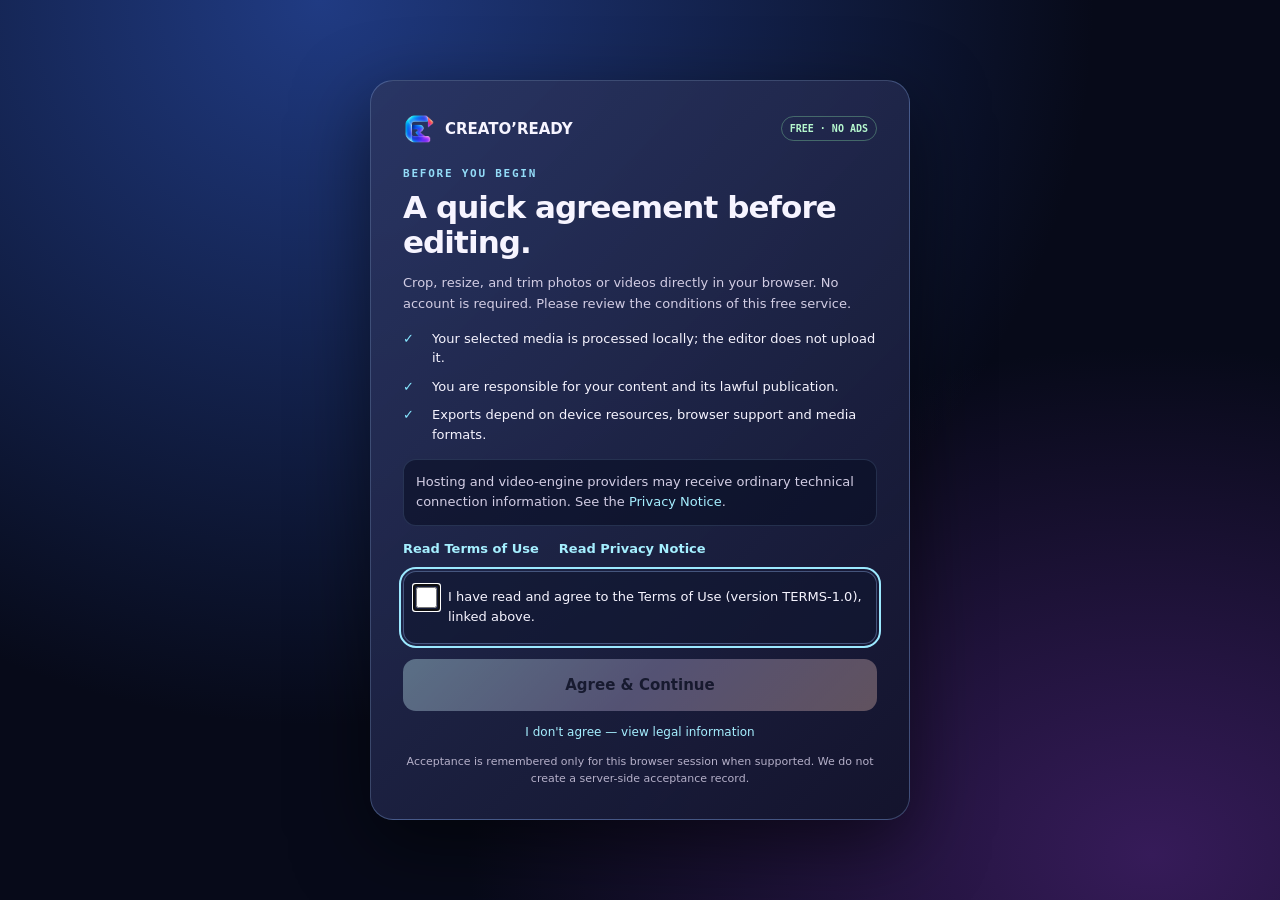
<file: index.html>
<!doctype html>
<html lang="en">
<head>
<script>if(location.hostname==='kelbrictech.github.io'){location.replace('https://creatoready.kelbrictech.workers.dev/');}</script>
<meta charset="utf-8">
<meta name="viewport" content="width=device-width, initial-scale=1">
<meta name="theme-color" content="#10142c">
<meta name="description" content="Resize photos and short videos privately in your browser.">
<meta name="mobile-web-app-capable" content="yes">
<meta name="apple-mobile-web-app-capable" content="yes">
<meta name="apple-mobile-web-app-status-bar-style" content="black-translucent">
<title>Creato’Ready — Private media resizing</title>
<link rel="manifest" href="./manifest.webmanifest">
<link rel="icon" href="./icons/icon-192.png" sizes="192x192">
<link rel="apple-touch-icon" href="./icons/icon-192.png">
<!-- No remote fonts, analytics, ads, or tracking scripts. -->
<style>
  * { box-sizing: border-box; }
  html, body {
    margin: 0; padding: 0;
    background: #05050a;
    font-family: system-ui, -apple-system, 'Segoe UI', sans-serif;
    display: flex; align-items: center; justify-content: center;
    min-height: 100vh;
  }
  a { color: #ffb98a; text-decoration: none; }
  .mono { font-family: ui-monospace, 'Consolas', monospace; }

  .phone {
    width: 390px; height: 844px;
    position: relative;
    overflow: hidden;
    color: #f7f3ec;
    font-size: 15px;
    border-radius: 40px;
    box-shadow: 0 40px 80px rgba(0,0,0,0.6), 0 0 0 10px #0a0a12, 0 0 0 11px #2a2a38;
  }

  .bg {
    position: absolute; inset: 0;
    background-image: url('assets/embedded-1.webp');
    background-size: cover;
    background-position: center;
  }

  /* brandmark watermark: oversized, sitting beneath the glass so panels
     appear to refract/reveal it, rather than a small logo bolted on top */
  .brand-watermark {
    position: absolute;
    bottom: -90px;
    right: -100px;
    width: 320px;
    height: 320px;
    background-image: url('assets/embedded-2.webp');
    background-size: contain;
    background-repeat: no-repeat;
    background-position: center;
    opacity: 0.9;
    filter: saturate(1.15) drop-shadow(0 0 30px rgba(0,0,0,0.5));
    pointer-events: none;
    z-index: 0;
    transform: rotate(-8deg);
  }

  /* shared glass recipe: layered blur, thin bright top edge, dark bottom edge,
     inner glow + outer drop shadow for real thickness/depth */
  .glass {
    position: relative;
    z-index: 1;
    background: linear-gradient(180deg, rgba(255,255,255,0.14) 0%, rgba(255,255,255,0.05) 100%);
    backdrop-filter: blur(20px) saturate(160%);
    -webkit-backdrop-filter: blur(20px) saturate(160%);
    border-radius: 20px;
    border-top: 1px solid rgba(255,255,255,0.55);
    border-left: 1px solid rgba(255,255,255,0.25);
    border-right: 1px solid rgba(255,255,255,0.08);
    border-bottom: 1px solid rgba(0,0,0,0.25);
    box-shadow:
      0 1px 0 rgba(255,255,255,0.4) inset,
      0 -1px 12px rgba(0,0,0,0.15) inset,
      0 18px 40px rgba(0,0,0,0.35),
      0 2px 6px rgba(0,0,0,0.25);
  }
  .glass-dim {
    position: relative;
    z-index: 1;
    background: linear-gradient(180deg, rgba(255,255,255,0.07) 0%, rgba(255,255,255,0.02) 100%);
    backdrop-filter: blur(14px) saturate(120%);
    -webkit-backdrop-filter: blur(14px) saturate(120%);
    border-radius: 16px;
    border-top: 1px solid rgba(255,255,255,0.22);
    border-left: 1px solid rgba(255,255,255,0.1);
    border-right: 1px solid rgba(255,255,255,0.04);
    border-bottom: 1px solid rgba(0,0,0,0.2);
    box-shadow: 0 8px 20px rgba(0,0,0,0.25);
  }
  /* faint specular streak across the top of a glass panel */
  .glass::before {
    content: "";
    position: absolute; top: 0; left: 10%; right: 10%; height: 1px;
    background: linear-gradient(90deg, transparent, rgba(255,255,255,0.9), transparent);
    border-radius: 100%;
  }

  .credit {
    margin-top: 18px;
    text-align: center;
    font-size: 11px;
    color: #6b6455;
  }

  /* toggle switch for Auto-detect */
  .toggle {
    width: 30px; height: 17px;
    border-radius: 100px;
    background: rgba(255,255,255,0.12);
    border: 1px solid rgba(255,255,255,0.18);
    position: relative;
    flex-shrink: 0;
  }
  .toggle::after {
    content: "";
    position: absolute; top: 2px; left: 2px;
    width: 11px; height: 11px;
    border-radius: 50%;
    background: #cfc9be;
  }
  .toggle.on {
    background: linear-gradient(135deg, #ff9a5c, #ff5a8c);
    border-color: rgba(255,255,255,0.3);
  }
  .toggle.on::after {
    left: auto; right: 2px;
    background: #fff;
  }
  /* Progressive flow: one task and one dominant action per screen. */
  button, input { font: inherit; }
  button { border: 0; }
  .app-shell { position: relative; z-index: 2; height: 100%; padding: 32px 18px 22px; }
  .topbar { height: 52px; padding: 0 14px; display: flex; align-items: center; justify-content: space-between; }
  .brand { display: flex; align-items: center; gap: 9px; min-width: 0; }
  .brand-icon { width: 30px; height: 30px; object-fit: contain; filter: drop-shadow(0 6px 10px rgba(92,139,255,.35)); }
  .brand-wordmark { width: 137px; height: auto; object-fit: contain; display: block; }
  .private { display: flex; align-items: center; gap: 6px; color: #96f4bf; font-size: 11px; }
  .progress { margin: 16px 4px 18px; display: grid; grid-template-columns: repeat(3,1fr); gap: 8px; }
  .progress i { height: 3px; border-radius: 99px; background: rgba(255,255,255,.14); transition: .25s ease; }
  .progress i.done, .progress i.active { background: linear-gradient(90deg,#57e5ff,#9a6bff); box-shadow: 0 0 12px rgba(101,163,255,.5); }
  .stage { display: none; height: 704px; animation: enter .28s ease both; }
  .stage.active { display: flex; flex-direction: column; }
  @keyframes enter { from { opacity:0; transform: translateY(8px); } }
  .eyebrow { margin: 8px 2px 7px; color: #8e88a4; font-size: 11px; letter-spacing: .13em; }
  h1 { margin: 0 2px; font-size: 28px; line-height: 1.15; letter-spacing: -.04em; }
  .lede { margin: 10px 2px 22px; max-width: 315px; color: #b8b3c7; font-size: 14px; line-height: 1.55; }
  .upload-zone { min-height: 386px; padding: 28px; display: flex; flex-direction: column; align-items: center; justify-content: center; text-align: center; cursor: pointer; border: 1px dashed rgba(117,220,255,.48); transition: .2s ease; }
  .upload-zone:hover, .upload-zone:focus-within, .upload-zone.drag-over { transform:translateY(-2px);border-color:#79e4ff;background:linear-gradient(180deg,rgba(100,183,255,.2),rgba(127,91,255,.12)); }
  .upload-hint { margin:12px 4px 0; text-align:center; font-size:11px; line-height:1.5; color:#b4b1c9; }
  .drop-overlay[hidden] { display:none!important; }
  .drop-overlay { position:fixed; inset:0; z-index:850; display:grid; place-items:center; pointer-events:none; background:rgba(5,9,30,.65); backdrop-filter:blur(8px); }
  .drop-overlay-card { display:grid; justify-items:center; gap:12px; width:min(360px,calc(100% - 28px)); border:2px dashed #8ceaff; border-radius:24px; padding:45px 22px; text-align:center; color:#fff; background:linear-gradient(145deg,rgba(36,76,137,.95),rgba(45,28,95,.96)); box-shadow:0 24px 75px rgba(0,0,0,.5),0 0 32px rgba(99,219,255,.15); }
  .drop-overlay-icon { display:grid;place-items:center;width:64px;height:64px;border-radius:18px;background:rgba(114,235,255,.16);font-size:38px;line-height:1;color:#a6efff; }
  .drop-overlay-card strong { font-size:24px; }
  .drop-overlay-card small { font-size:13px; color:#c8d2eb; }
  .feedback.error { color:#ffe5df; background:rgba(90,23,42,.93); border-color:rgba(255,141,133,.54); }
  @media(max-width:430px) {.upload-hint { display:none; }}
  .upload-orb { width: 72px; height: 72px; border-radius: 23px; display:grid; place-items:center; margin-bottom: 22px; background: linear-gradient(145deg,rgba(99,225,255,.28),rgba(138,91,255,.25)); border:1px solid rgba(255,255,255,.34); box-shadow: inset 0 1px 0 rgba(255,255,255,.45),0 16px 35px rgba(22,10,70,.45); }
  .upload-title { font-size: 18px; font-weight: 700; }
  .upload-note { margin-top:8px; color:#aaa4b9; font-size:13px; line-height:1.5; }
  .primary { width:100%; min-height:54px; margin-top:auto; border-radius:17px; color:#11142a; font-weight:700; font-size:15px; background:linear-gradient(135deg,#69e8ff 0%,#b18aff 52%,#ff937b 100%); box-shadow:0 14px 30px rgba(102,99,255,.34),inset 0 1px 0 rgba(255,255,255,.78); cursor:pointer; transition:.2s ease; }
  .primary:hover { transform:translateY(-2px); box-shadow:0 18px 36px rgba(102,99,255,.46),inset 0 1px 0 rgba(255,255,255,.8); }
  .primary:focus-visible, .choice:focus-visible, summary:focus-visible, .text-action:focus-visible { outline:3px solid rgba(111,228,255,.85); outline-offset:3px; }
  .primary[disabled] { opacity:.42; cursor:not-allowed; transform:none; box-shadow:none; }
  .preview { height:294px; padding:13px; overflow:hidden; display:grid; place-items:center; }
  .preview-frame { height:268px; aspect-ratio:9/16; max-width:100%; border-radius:13px; overflow:hidden; background:linear-gradient(155deg,#282655,#813c84,#df765e); box-shadow:0 16px 36px rgba(0,0,0,.45); transition:.25s ease; }
  .preview-frame img,.preview-frame video { width:100%; height:100%; object-fit:cover; display:block; }
  .section-label { margin:18px 2px 10px; color:#b7b2c5; font-size:12px; font-weight:600; }
  .choices { display:grid; grid-template-columns:repeat(3,1fr); gap:9px; }
  .choice { min-height:64px; padding:9px 6px; border-radius:15px; color:#c8c4d2; background:rgba(255,255,255,.055); border:1px solid rgba(255,255,255,.1); cursor:pointer; }
  .choice strong { display:block; margin-bottom:4px; color:#f7f4ff; font-size:15px; }
  .choice.selected { color:#d7f8ff; border-color:rgba(107,226,255,.78); background:linear-gradient(145deg,rgba(87,219,255,.2),rgba(132,89,255,.17)); box-shadow:inset 0 1px 0 rgba(255,255,255,.28),0 9px 22px rgba(35,19,91,.3); }
  details { margin-top:13px; }
  summary { width:max-content; color:#aba5ba; font-size:13px; cursor:pointer; list-style:none; padding:7px 2px; }
  summary::-webkit-details-marker { display:none; }
  summary::before { content:'+ '; color:#71e0f9; }
  details[open] summary::before { content:'− '; }
  .advanced { margin-top:7px; padding:13px; display:grid; gap:10px; }
  .advanced-row { display:flex; align-items:center; justify-content:space-between; gap:12px; color:#bcb7ca; font-size:12px; }
  input[type=range] { width:170px; accent-color:#8c78ff; }
  .review { padding:18px; display:flex; align-items:center; gap:14px; }
  .thumb { width:68px; height:104px; border-radius:11px; overflow:hidden; background:linear-gradient(155deg,#282655,#813c84,#df765e); flex:none; }
  .thumb img,.thumb video { width:100%; height:100%; object-fit:cover; }
  .review-copy { min-width:0; }
  .file-name { font-weight:700; white-space:nowrap; overflow:hidden; text-overflow:ellipsis; }
  .file-meta { margin-top:7px; color:#aaa4ba; font-size:12px; }
  .ready-card { margin-top:16px; padding:22px; text-align:center; }
  .ready-mark { width:54px; height:54px; margin:0 auto 14px; display:grid; place-items:center; border-radius:18px; color:#10142c; background:linear-gradient(135deg,#62eaff,#ab83ff,#ff8a72); box-shadow:0 10px 28px rgba(106,91,255,.4); }
  .ready-card h2 { margin:0; font-size:22px; }
  .ready-card p { margin:9px auto 0; max-width:260px; color:#afa9bc; font-size:13px; line-height:1.55; }
  .specs { margin-top:16px; display:grid; grid-template-columns:repeat(3,1fr); gap:8px; }
  .spec { padding:13px 4px; text-align:center; }
  .spec strong { display:block; color:#f4f1fb; font-size:13px; }
  .spec span { color:#90899f; font-size:10px; }
  .text-action { align-self:center; margin:13px 0 0; padding:8px; color:#aaa4b9; font-size:12px; background:none; text-decoration:underline; text-underline-offset:3px; cursor:pointer; }
  .status { min-height:20px; margin:10px 0 0; text-align:center; color:#9af2c1; font-size:12px; }
  .credit { color:#817a90; }
  @media (max-width:430px) { html,body { background:#070814; } .phone { width:100vw; height:100dvh; min-height:740px; border-radius:0; box-shadow:none; } .app-shell{padding-top:max(20px,env(safe-area-inset-top));} .stage{height:calc(100dvh - 126px);} .credit{display:none;} }
</style>

<style>
  .progress { grid-template-columns: repeat(4,1fr); }
  .stage { height: 704px; }
  .destination-list { display:grid; gap:9px; max-height:310px; overflow-y:auto; padding-right:3px; scrollbar-width:thin; }
  .preset-filters { display:grid; gap:7px; margin:7px 0 9px; }
  .preset-filters label { color:#c3bdd4; font-size:11px; font-weight:700; }
  .preset-filters select,.preset-filters input { width:100%; min-height:40px; padding:9px 11px; border-radius:12px; border:1px solid rgba(255,255,255,.2); background:#19172b; color:#f7f4ff; font:inherit; font-size:13px; }
  .preset-filters :is(select,input):focus-visible,.destination:focus-visible { outline:2px solid #74e6ff; outline-offset:2px; }
  .preset-count,.preset-detail { color:#c1b9d2; font-size:11px; line-height:1.45; margin:6px 2px; }
  .preset-detail { color:#bdeefa; min-height:17px; }
  .stage[data-stage="2"] { overflow-y:auto; overscroll-behavior:contain; padding-bottom:8px; scrollbar-width:thin; }
  .stage[data-stage="2"] .lede { margin-bottom:7px; }
  .stage[data-stage="2"] .review { padding:10px; margin-top:9px!important; flex-shrink:0; }
  .stage[data-stage="2"] .review .thumb { height:60px; width:50px; }
  .stage[data-stage="2"] #previewBtn { position:sticky; bottom:0; z-index:4; flex-shrink:0; margin-top:10px; }
  .preset-empty { padding:18px 8px; text-align:center; color:#c1b9d2; font-size:12px; }
  .destination { width:100%; min-height:72px; padding:13px 15px; display:grid; grid-template-columns:44px 1fr auto; align-items:center; gap:12px; text-align:left; color:#d6d2df; background:rgba(255,255,255,.055); border:1px solid rgba(255,255,255,.1); border-radius:17px; cursor:pointer; }
  .destination .ratio-icon { width:36px; height:46px; display:grid; place-items:center; border:1.5px solid #827a98; border-radius:7px; color:#a7a1b5; font:600 10px 'Consolas',ui-monospace,monospace; }
  .destination strong { display:block; color:#f7f4ff; font-size:15px; }
  .destination small { display:block; margin-top:4px; color:#9e98ad; font-size:12px; }
  .destination .radio { width:18px; height:18px; border:1px solid #79728c; border-radius:50%; }
  .destination.selected { border-color:rgba(105,229,255,.72); background:linear-gradient(145deg,rgba(86,218,255,.19),rgba(135,90,255,.16)); box-shadow:inset 0 1px 0 rgba(255,255,255,.25),0 12px 26px rgba(23,13,69,.3); }
  .destination.selected .ratio-icon { border-color:#71e3fb; color:#c5f9ff; box-shadow:0 0 14px rgba(82,218,255,.28); }
  .destination.selected .radio { border:5px solid #70e2fb; }
  .frame-stage { display:grid; place-items:center; min-height:390px; padding:16px; overflow:hidden; touch-action:none; cursor:grab; }
  .frame-stage.dragging { cursor:grabbing; }
  .crop-window { position:relative; height:358px; max-width:100%; overflow:hidden; border-radius:16px; background:#0c0b16; box-shadow:0 18px 40px rgba(0,0,0,.48); }
  .crop-window::after { content:''; position:absolute; inset:0; pointer-events:none; border:1px solid rgba(255,255,255,.5); border-radius:inherit; box-shadow:inset 0 0 0 1px rgba(0,0,0,.25); }
  .crop-window img,.crop-window video { width:100%; height:100%; object-fit:cover; display:block; transform:translate(var(--x,0px),var(--y,0px)) scale(var(--zoom,1)); transform-origin:center; user-select:none; pointer-events:none; }
  .drag-hint { position:absolute; left:50%; bottom:14px; transform:translateX(-50%); z-index:2; padding:7px 11px; border-radius:99px; color:#fff; background:rgba(8,8,19,.66); backdrop-filter:blur(9px); font-size:11px; white-space:nowrap; }
  .zoom-row { margin-top:13px; display:flex; align-items:center; justify-content:center; gap:14px; color:#a9a3b7; font-size:12px; }
  .zoom-button { width:38px; height:38px; border-radius:12px; color:#eeeaff; background:rgba(255,255,255,.08); border:1px solid rgba(255,255,255,.12); font-size:20px; cursor:pointer; }
  .conditional { margin-top:13px; padding:13px 15px; display:none; align-items:center; justify-content:space-between; color:#ffd0c1; font-size:12px; }
  .conditional.show { display:flex; }
  .conditional strong { display:block; color:#fff; margin-bottom:3px; }
  .prototype-note { margin-top:12px; padding:12px 14px; border-radius:13px; color:#aca6bb; background:rgba(255,255,255,.045); font-size:12px; line-height:1.45; }
  .settings-panel { margin-top:8px; padding:13px 15px; color:#b8b2c5; font-size:12px; line-height:1.7; }
  .stage-heading { display:flex; align-items:center; gap:10px; margin:7px 0 6px; }
  .stage-heading h1 { margin:0; }
  .back-control { width:38px; height:38px; flex:none; border-radius:12px; display:grid; place-items:center; color:#d8d3e2; background:rgba(255,255,255,.065); border:1px solid rgba(255,255,255,.12); cursor:pointer; }
  .feedback { position:absolute; z-index:20; top:110px; left:50%; transform:translate(-50%,-8px); min-width:210px; max-width:330px; padding:10px 14px; border-radius:99px; text-align:center; color:#dffff0; background:rgba(19,54,50,.9); border:1px solid rgba(121,244,187,.38); box-shadow:0 12px 28px rgba(0,0,0,.34); font-size:12px; opacity:0; pointer-events:none; transition:.22s ease; }
  .feedback.show { opacity:1; transform:translate(-50%,0); }
  #processingPanel { display:none; height:100%; flex-direction:column; justify-content:center; text-align:center; }
  .stage.processing > :not(#processingPanel) { display:none; }
  .stage.processing #processingPanel { display:flex; }
  .processing-orb { width:76px; height:76px; margin:0 auto 22px; border-radius:25px; display:grid; place-items:center; background:linear-gradient(145deg,rgba(86,227,255,.27),rgba(146,89,255,.3)); border:1px solid rgba(255,255,255,.28); box-shadow:0 18px 40px rgba(70,55,180,.34); }
  .processing-orb .loading-icon { animation:spin 1.4s linear infinite; }
  .processing-orb .success-icon,.processing-orb .error-icon { display:none; }
  .stage.processing.is-complete .processing-orb .loading-icon,.stage.processing.is-error .processing-orb .loading-icon { display:none; }
  .stage.processing.is-complete .processing-orb .success-icon { display:block; }
  .stage.processing.is-error .processing-orb .error-icon { display:block; }
  @keyframes spin { to { transform:rotate(360deg); } }
  .processing-track { height:12px; margin:28px 0 12px; overflow:hidden; border-radius:99px; background:rgba(255,255,255,.1); border:1px solid rgba(255,255,255,.1); }
  .processing-fill { width:0; height:100%; border-radius:inherit; background:linear-gradient(90deg,#62eaff,#a981ff,#ff8f78); box-shadow:0 0 18px rgba(119,132,255,.65); transition:width .28s ease; }
  .processing-meta { display:flex; justify-content:space-between; color:#aaa4b8; font-size:12px; }
  .processing-meta strong { color:#f5f1ff; }
  .complete-action { display:none; }
  .stage.processing #processingPanel { justify-content:flex-start; overflow-y:auto; min-height:0; padding:12px 1px 26px; scrollbar-width:thin; }
  .stage.processing .processing-orb { flex-shrink:0; margin-bottom:15px; }
  .stage.processing #processingPanel .primary { margin-top:11px; flex-shrink:0; }
  .stage.processing .processing-track { margin-top:20px; }
  .stage.processing .result-preview { flex-shrink:1; max-height:260px; margin-top:14px; }
  .stage.processing .result-preview img,.stage.processing .result-preview video { max-height:258px; }
  .next-edit-action { display:none; width:100%; min-height:48px; flex-shrink:0; margin-top:9px; padding:10px 14px; border-radius:14px; background:rgba(109,232,255,.12); border:1px solid rgba(111,232,255,.45); color:#e5faff; font-weight:700; cursor:pointer; }
  .next-edit-action:focus-visible { outline:3px solid #96ebff; outline-offset:2px; }
  .stage.processing .next-edit-action.primary { background:linear-gradient(135deg,#69e8ff,#b18aff,#ff937b); color:#11142a; }
  .stage.processing #processingDone.text-action { align-self:center; width:auto; min-height:32px; margin:7px auto 0; padding:7px; background:none; color:#b7eaff; border:none; box-shadow:none; font-size:12px; }
  @media(max-width:430px){.stage.processing .result-preview{max-height:205px}.stage.processing .result-preview img,.stage.processing .result-preview video{max-height:203px}}
  .result-preview { display:none; width:100%; max-height:300px; margin:18px auto 4px; overflow:hidden; border-radius:18px; background:#090914; border:1px solid rgba(255,255,255,.14); }
  .result-preview img,.result-preview video { display:block; width:100%; max-height:300px; object-fit:contain; }
  .processing-error { display:none; margin-top:18px; padding:14px; border-radius:14px; color:#ffd5cc; background:rgba(128,36,45,.28); border:1px solid rgba(255,132,112,.32); font-size:12px; line-height:1.45; }
  .processing-error.show { display:block; }
  @media (max-width:430px) { .stage{height:calc(100dvh - 126px);} .crop-window{height:min(358px,43vh);} }
  .stage[data-stage="3"] { overflow-y:auto; overscroll-behavior:contain; scrollbar-width:thin; padding-bottom:10px; }
  .stage[data-stage="3"] .frame-stage { flex-shrink:0; min-height:0; }
  .stage[data-stage="3"] .primary { margin-top:18px; flex-shrink:0; }
  .trim-panel { display:none; flex-shrink:0; margin-top:14px; padding:13px 14px; }
  .trim-panel.show { display:block; }
  .trim-head { display:flex; justify-content:space-between; gap:8px; align-items:center; margin-bottom:10px; font-size:13px; }
  .trim-head strong { color:#f7f4ff; }
  .trim-head span { color:#b7b0cb; font:11px 'Consolas',ui-monospace,monospace; }
  .trim-fields { display:grid; grid-template-columns:1fr 1fr; gap:10px; }
  .trim-fields label { min-width:0; display:block; color:#c8c2d8; font-size:11px; }
  .trim-fields input { display:block; margin-top:6px; width:100%; border:1px solid rgba(120,203,255,.42); border-radius:10px; padding:10px 12px; color:#fff; background:rgba(5,9,26,.72); font:600 15px 'Consolas',ui-monospace,monospace; }
  .trim-fields input:focus-visible { outline:2px solid #7be9ff; outline-offset:2px; }
  .trim-help { margin:9px 0 0; color:#a9a2bd; font-size:11px; line-height:1.45; }
  .trim-error { margin:9px 0 0; color:#ffbdb6; font-size:12px; }
  .trim-error[hidden] { display:none; }
  .watermark-panel{flex-shrink:0;margin-top:12px;padding:13px 14px}
  .watermark-head{display:flex;align-items:center;justify-content:space-between;gap:10px;color:#f7f4ff;font-size:13px;font-weight:700}
  .watermark-toggle{display:flex;align-items:center;gap:9px;color:#d9d4e4;font-size:12px}
  .watermark-toggle input{width:17px;height:17px;accent-color:#8c78ff}
  .watermark-fields{display:grid;grid-template-columns:1fr 1fr;gap:9px;margin-top:11px}
  .watermark-fields label{display:grid;gap:6px;min-width:0;color:#c8c2d8;font-size:11px}
  .watermark-fields input[type=text],.watermark-fields select{width:100%;min-width:0;min-height:38px;padding:8px 10px;border:1px solid rgba(120,203,255,.35);border-radius:10px;color:#fff;background:#171529;font:inherit;font-size:12px}
  .watermark-opacity{grid-column:1/-1;display:flex!important;align-items:center;gap:10px!important}
  .watermark-opacity input{width:100%;accent-color:#8c78ff}
  .watermark-opacity output{min-width:34px;text-align:right;color:#e6e0f4;font:11px ui-monospace,monospace}
  .watermark-help{margin:9px 0 0;color:#a9a2bd;font-size:10px;line-height:1.4}
  #watermarkOptions:disabled{opacity:.45}
  .crop-watermark{position:absolute;z-index:4;max-width:90%;color:#fff;font-weight:800;font-size:clamp(12px,4vw,22px);line-height:1.1;letter-spacing:.02em;white-space:nowrap;overflow:hidden;text-overflow:ellipsis;pointer-events:none;text-shadow:-1px -1px 0 rgba(0,0,0,.85),1px -1px 0 rgba(0,0,0,.85),-1px 1px 0 rgba(0,0,0,.85),1px 1px 0 rgba(0,0,0,.85),0 2px 9px rgba(0,0,0,.8)}
  .crop-watermark[data-position="bottom-right"]{right:4.5%;bottom:4.5%}
  .crop-watermark[data-position="bottom-left"]{left:4.5%;bottom:4.5%}
  .crop-watermark[data-position="top-right"]{right:4.5%;top:4.5%}
  .crop-watermark[data-position="top-left"]{left:4.5%;top:4.5%}
  .crop-watermark[data-position="center"]{left:50%;top:50%;transform:translate(-50%,-50%)}

.agreement-gate{position:fixed;inset:0;z-index:1000;display:flex;align-items:center;justify-content:center;overflow:auto;padding:16px;background:radial-gradient(ellipse at 25% 0%,#203b83 0%,transparent 57%),radial-gradient(ellipse at 90% 95%,#361b59 0%,transparent 42%),#070a19;color:#f6f4ff;font-family:system-ui,-apple-system,'Segoe UI',sans-serif}
.agreement-gate[hidden]{display:none!important}
.agreement-card{width:min(100%,540px);margin:auto;padding:clamp(20px,5vw,32px);border-radius:23px;border:1px solid rgba(151,194,255,.29);background:linear-gradient(135deg,rgba(43,54,99,.9),rgba(19,20,44,.97));box-shadow:0 25px 75px #0008}
.agreement-brand{display:flex;align-items:center;gap:10px;font-size:15px;font-weight:800}
.agreement-pill{margin-left:auto;color:#b5f7ce;font:700 10px ui-monospace,monospace;white-space:nowrap;border:1px solid #8de9a757;padding:6px 8px;border-radius:30px}
.agreement-eyebrow{margin-top:22px;color:#93dcf8;font:700 11px ui-monospace,monospace;letter-spacing:.16em}
.agreement-card h1{font-size:clamp(25px,5vw,31px);line-height:1.14;margin:10px 0;letter-spacing:-.03em}
.agreement-card p{font-size:13px;line-height:1.55;color:#d2cde4}
.agreement-points{list-style:none;padding:0;display:grid;gap:9px;margin:15px 0}
.agreement-points li{font-size:13px;line-height:1.5;padding-left:29px;position:relative}
.agreement-points li:before{content:'✓';position:absolute;left:0;top:0;color:#86e6ff}
.agreement-disclosure{padding:12px;border:1px solid #7b9ece34;border-radius:13px;background:#080e2390}
.agreement-card a{color:#a5efff;text-underline-offset:3px}
.agreement-links{display:flex;flex-wrap:wrap;gap:10px 20px;margin:15px 0;font-size:13px;font-weight:600}
.agreement-check{display:flex;align-items:flex-start;gap:11px;padding:15px 12px;border:1px solid #94b5ef63;border-radius:13px;background:#10172f99;font-size:13px;line-height:1.6;cursor:pointer}
.agreement-check input{flex:none;margin:0;width:21px;height:21px;accent-color:#84ecff}
.agreement-check:focus-within{outline:2px solid #9ce9ff;outline-offset:2px}
.agreement-continue{display:block;width:100%;min-height:52px;margin:15px 0 0;border-radius:13px;background:linear-gradient(135deg,#70eaff,#b093ff,#ff9685);font-size:15px;font-weight:800;color:#11162f;cursor:pointer}
.agreement-continue:disabled{opacity:.42;cursor:not-allowed;filter:grayscale(.65)}
.agreement-decline{display:block;width:max-content;max-width:100%;margin:14px auto;text-align:center;font-size:12px}
.agreement-card .agreement-footnote{text-align:center;color:#b5b0c9;font-size:11px;margin-bottom:0}
body.agreement-required{overflow:hidden}
.agreement-gate a:focus-visible,.agreement-continue:focus-visible,.upload-zone:focus-visible{outline:3px solid #b4f2ff;outline-offset:3px}
@media(max-width:430px){.agreement-gate{padding:9px;align-items:flex-start}.agreement-card{padding:20px;border-radius:18px}.agreement-eyebrow{margin-top:14px}}
@media(max-height:710px){.agreement-gate{align-items:flex-start}}

  .privacy-link { text-decoration:none; }
  .privacy-link:hover, .legal-nav a:hover { color:#b7f6ff; text-decoration:underline; }
  .privacy-link:focus-visible, .legal-nav a:focus-visible { outline:2px solid #6deaff; outline-offset:3px; }
  .legal-nav { display:flex; justify-content:center; align-items:center; flex-wrap:wrap; gap:9px; font-size:10px; }
  .legal-nav a { color:#aaa4ba; }
  @media (max-width:430px) {
    .credit.legal-nav { display:flex; position:fixed; z-index:12; bottom:0; left:0; width:100%; min-height:34px; margin:0; padding:5px 8px max(5px,env(safe-area-inset-bottom)); background:rgba(6,7,19,.97); border-top:1px solid rgba(131,122,169,.27); }
    .stage { height:calc(100dvh - 165px); }
    .stage[data-stage="3"] { padding-bottom:14px; }
  }
</style>
</head>
<body class="agreement-required">

<section class="agreement-gate" id="agreementGate" role="dialog" aria-modal="true" aria-labelledby="agreementTitle" aria-describedby="agreementSummary">
 <div class="agreement-card">
  <div class="agreement-brand"><img src="./assets/embedded-2.webp" alt="" width="32" height="32"> CREATO’READY <span class="agreement-pill">FREE · NO ADS</span></div>
  <div class="agreement-eyebrow">BEFORE YOU BEGIN</div>
  <h1 id="agreementTitle">A quick agreement before editing.</h1>
  <p id="agreementSummary">Crop, resize, and trim photos or videos directly in your browser. No account is required. Please review the conditions of this free service.</p>
  <ul class="agreement-points">
   <li>Your selected media is processed locally; the editor does not upload it.</li>
   <li>You are responsible for your content and its lawful publication.</li>
   <li>Exports depend on device resources, browser support and media formats.</li>
  </ul>
  <p class="agreement-disclosure">Hosting and video-engine providers may receive ordinary technical connection information. See the <a href="./privacy.html" target="_blank" rel="noopener noreferrer">Privacy Notice</a>.</p>
  <nav class="agreement-links" aria-label="Policies to review"><a href="./terms.html" target="_blank" rel="noopener noreferrer">Read Terms of Use</a><a href="./privacy.html" target="_blank" rel="noopener noreferrer">Read Privacy Notice</a></nav>
  <label class="agreement-check" for="agreementCheck"><input type="checkbox" id="agreementCheck"><span>I have read and agree to the Terms of Use (version TERMS-1.0), linked above.</span></label>
  <button type="button" id="agreementContinue" class="agreement-continue" disabled>Agree &amp; Continue</button>
  <a class="agreement-decline" href="./legal.html">I don't agree — view legal information</a>
  <p class="agreement-footnote">Acceptance is remembered only for this browser session when supported. We do not create a server-side acceptance record.</p>
 </div>
</section>
<div id="editorApp" inert>
  <div class="drop-overlay" id="dropOverlay" hidden aria-hidden="true"><div class="drop-overlay-card"><span class="drop-overlay-icon" aria-hidden="true">↓</span><strong>Drop to edit</strong><small>Release one photo or video anywhere here</small></div></div>
  <main class="phone" aria-label="Creato’Ready media resizing tool">
    <div class="bg"></div>
    <div class="app-shell">
      <header class="glass topbar">
        <div class="brand" aria-label="Creato’Ready">
          <img class="brand-icon" src="assets/embedded-2.webp" alt="">
          <img class="brand-wordmark" src="assets/embedded-3.png" alt="CREATO’READY">
        </div>
        <a class="private mono privacy-link" href="./privacy.html" title="Read our privacy notice">
          <svg width="14" height="14" viewBox="0 0 24 24" fill="none" stroke="currentColor" stroke-width="2"><path d="M12 22s8-4 8-10V5l-8-3-8 3v7c0 6 8 10 8 10z"/></svg> PRIVATE
        </a>
      </header>

      <nav class="progress" aria-label="Progress"><i class="active"></i><i></i><i></i><i></i></nav>
      <div class="feedback" id="feedback" role="status" aria-live="polite"></div>

      <section class="stage active" data-stage="1">
        <div class="eyebrow mono">STEP 1 OF 4</div>
        <h1>Choose your media.</h1>
        <p class="lede">Start with one photo or video. It stays in your browser.</p>
        <label class="glass upload-zone" for="mediaInput" tabindex="0" role="button">
          <span class="upload-orb" aria-hidden="true"><svg width="28" height="28" viewBox="0 0 24 24" fill="none" stroke="#bff7ff" stroke-width="1.8"><path d="M12 16V4m0 0L7.5 8.5M12 4l4.5 4.5M5 14v4a2 2 0 0 0 2 2h10a2 2 0 0 0 2-2v-4"/></svg></span>
          <span class="upload-title">Choose a file or drag it here</span>
          <span class="upload-note">Drop one photo or video here<br>or tap to browse files</span>
          <input id="mediaInput" type="file" accept="video/*,image/*" hidden>
        </label>
        <p class="upload-hint">Drag &amp; drop works anywhere on the editor · one file at a time</p>
      </section>

      <section class="stage" data-stage="2">
        <div class="eyebrow mono">STEP 2 OF 4</div>
        <div class="stage-heading"><button class="back-control" data-back="1" aria-label="Return to choose media">←</button><h1>Where will you post?</h1></div>
        <p class="lede">Choose the destination. We’ll handle the dimensions.</p>
        <div class="preset-filters">
          <label for="platformFilter">Platform</label>
          <select id="platformFilter" aria-label="Filter templates by platform"><option value="all">All platforms</option></select>
          <label for="presetSearch">Search templates</label>
          <input id="presetSearch" type="search" autocomplete="off" placeholder="Reels, Shorts, Pin, banner…" aria-label="Search social templates">
        </div>
        <p class="preset-count" id="presetCount" aria-live="polite"></p>
        <div class="destination-list" id="destinationList" role="radiogroup" aria-label="Placement templates"></div>
        <p class="preset-detail" id="presetDetail" aria-live="polite"></p>
        <div class="glass review" style="margin-top:14px"><div class="thumb" id="sourceThumb"></div><div class="review-copy"><div class="file-name" id="sourceName">Your media</div><div class="file-meta" id="sourceMeta">Ready for framing</div></div></div>
        <button class="primary" id="previewBtn" disabled>Choose a template</button>
      </section>

      <section class="stage" data-stage="3">
        <div class="eyebrow mono">STEP 3 OF 4</div>
        <div class="stage-heading"><button class="back-control" data-back="2" aria-label="Return to destination">←</button><h1>Set the frame.</h1></div>
        <p class="lede" style="margin-bottom:13px">Drag the media until the important part is visible.</p>
        <div class="glass frame-stage" id="frameStage">
          <div class="crop-window" id="cropWindow"><div class="drag-hint">Drag to reposition</div><span class="crop-watermark" id="cropWatermark" hidden aria-hidden="true"></span></div>
        </div>
        <div class="zoom-row"><button class="zoom-button" id="zoomOut" aria-label="Zoom out">−</button><span id="zoomLabel">100% zoom</span><button class="zoom-button" id="zoomIn" aria-label="Zoom in">+</button></div>
        <div class="glass-dim trim-panel" id="trimPanel">
          <div class="trim-head"><strong>Trim video</strong><span id="videoDuration"></span></div>
          <div class="trim-fields">
            <label for="trimStart">Start time<input id="trimStart" type="text" inputmode="decimal" autocomplete="off" value="00:00" placeholder="00:40"></label>
            <label for="trimEnd">End time<input id="trimEnd" type="text" inputmode="decimal" autocomplete="off" value="00:00" placeholder="01:05"></label>
          </div>
          <p class="trim-help">Use MM:SS or HH:MM:SS. Export includes only this segment.</p>
          <p class="trim-error" id="trimError" role="alert" hidden></p>
        </div>
        <div class="glass-dim watermark-panel" id="watermarkPanel">
          <div class="watermark-head"><span>Watermark</span><label class="watermark-toggle"><input type="checkbox" id="watermarkEnabled"> Add watermark</label></div>
          <fieldset class="watermark-fields" id="watermarkOptions" disabled>
            <label for="watermarkText" style="grid-column:1/-1">Watermark text<input id="watermarkText" type="text" maxlength="40" value="CREATO’READY" autocomplete="off" spellcheck="false"></label>
            <label for="watermarkPosition">Position<select id="watermarkPosition"><option value="bottom-right">Bottom right</option><option value="bottom-left">Bottom left</option><option value="top-right">Top right</option><option value="top-left">Top left</option><option value="center">Center</option></select></label>
            <label class="watermark-opacity" for="watermarkOpacity"><span>Opacity</span><input id="watermarkOpacity" type="range" min="10" max="100" step="5" value="75"><output id="watermarkOpacityValue" for="watermarkOpacity">75%</output></label>
          </fieldset>
          <p class="watermark-help">Previewed here and permanently applied to exported photos and videos. Leave off for a clean export.</p>
        </div>
        <button class="primary" id="useFrameBtn">Use this framing</button>
      </section>

      <section class="stage" data-stage="4">
        <div class="eyebrow mono">STEP 4 OF 4</div>
        <div class="stage-heading"><button class="back-control" data-back="3" aria-label="Return to framing">←</button><h1>Ready to export.</h1></div>
        <p class="lede">Check the essentials before processing.</p>
        <div class="glass review"><div class="thumb" id="finalThumb"></div><div class="review-copy"><div class="file-name" id="finalName">Your media</div><div class="file-meta" id="finalMeta">9:16 · Reels</div></div></div>
        <div class="glass ready-card">
          <div class="ready-mark" aria-hidden="true"><svg width="25" height="25" viewBox="0 0 24 24" fill="none" stroke="currentColor" stroke-width="2.4"><path d="M20 6 9 17l-5-5"/></svg></div>
          <h2>Your framing is ready.</h2>
          <p id="exportSummary">No watermark. No account. Your file stays on this device.</p>
        </div>
        <div class="specs"><div class="glass-dim spec"><strong id="finalRatio">9:16</strong><span>FORMAT</span></div><div class="glass-dim spec"><strong id="finalPixels">1080 × 1920</strong><span>PIXELS</span></div><div class="glass-dim spec"><strong id="finalWatermark">Off</strong><span>WATERMARK</span></div></div>
        <details><summary>Export settings</summary><div class="glass-dim settings-panel">Video: MP4 (H.264) · Image: PNG/JPG<br>Quality: automatic<br>Audio: AAC when present</div></details>
        <div class="prototype-note" id="privacyNote">Processing happens in this browser. Video export loads the processing engine on first use.</div>
        <button class="primary" id="confirmBtn">Create resized media</button>
        <div id="processingPanel" aria-live="polite">
          <div class="processing-orb" aria-hidden="true">
 <svg class="loading-icon" width="32" height="32" viewBox="0 0 24 24" fill="none" stroke="#bff7ff" stroke-width="2"><path d="M21 12a9 9 0 1 1-3-6.7"/></svg>
 <svg class="success-icon" width="36" height="36" viewBox="0 0 24 24" fill="none" stroke="#b6ffdb" stroke-width="2.5" stroke-linecap="round" stroke-linejoin="round"><path d="M4 12.5l5 5L20 6"/></svg>
 <svg class="error-icon" width="36" height="36" viewBox="0 0 24 24" fill="none" stroke="#ffbcb6" stroke-width="2.5" stroke-linecap="round"><path d="M12 7v6M12 17h.01"/></svg>
 </div>
          <div class="eyebrow mono">LOCAL PROCESSING</div>
          <h1 id="processingTitle">Preparing your media…</h1>
          <p class="lede" id="processingStatus" style="margin-left:auto;margin-right:auto">Reading the selected format</p>
          <div class="processing-track" role="progressbar" aria-label="Processing progress" aria-valuemin="0" aria-valuemax="100" aria-valuenow="0"><div class="processing-fill" id="processingFill"></div></div>
          <div class="processing-meta"><span id="processingStep">Preparing</span><strong id="processingPercent">0%</strong></div>
          <div class="result-preview" id="resultPreview"></div>
          <div class="processing-error" id="processingError"></div>
          <button class="text-action" id="cancelProcessing">Cancel and return</button>
          <button class="primary complete-action" id="processingDone">Download edited media</button>
          <button class="next-edit-action complete-action" id="editAnotherBtn">Edit another file</button>
          <button class="text-action complete-action" id="changeAfterProcessing">Change settings</button>
        </div>
      </section>
    </div>
  </main>
  <nav class="credit mono legal-nav" aria-label="Legal and information">
    <span>FREE · NO ADS</span>
    <a href="./privacy.html">Privacy</a>
    <a href="./terms.html">Terms</a>
    <a href="./legal.html">Legal &amp; contact</a>
  </nav>
</div>

<script type="application/json" id="socialPresetCatalog">
[{"id":"p1","platform":"Instagram","name":"Reels","width":1080,"height":1920,"media":"video"},{"id":"p2","platform":"Instagram","name":"Stories","width":1080,"height":1920,"media":"both"},{"id":"p3","platform":"Instagram","name":"Feed portrait","width":1080,"height":1350,"media":"image"},{"id":"p4","platform":"Instagram","name":"Feed square","width":1080,"height":1080,"media":"image"},{"id":"p5","platform":"Instagram","name":"Feed landscape","width":1080,"height":566,"media":"image"},{"id":"p6","platform":"Instagram","name":"Carousel card","width":1080,"height":1350,"media":"image"},{"id":"p7","platform":"Facebook","name":"Reels","width":1080,"height":1920,"media":"video"},{"id":"p8","platform":"Facebook","name":"Stories","width":1080,"height":1920,"media":"both"},{"id":"p9","platform":"Facebook","name":"Feed portrait","width":1080,"height":1350,"media":"both"},{"id":"p10","platform":"Facebook","name":"Feed square","width":1080,"height":1080,"media":"both"},{"id":"p11","platform":"Facebook","name":"Feed landscape","width":1200,"height":630,"media":"both"},{"id":"p12","platform":"TikTok","name":"For You video","width":1080,"height":1920,"media":"video"},{"id":"p13","platform":"TikTok","name":"Photo carousel","width":1080,"height":1920,"media":"image"},{"id":"p14","platform":"TikTok","name":"Square image","width":1080,"height":1080,"media":"image"},{"id":"p15","platform":"YouTube","name":"Shorts","width":1080,"height":1920,"media":"video"},{"id":"p16","platform":"YouTube","name":"Standard video HD","width":1920,"height":1080,"media":"video"},{"id":"p17","platform":"YouTube","name":"Video thumbnail","width":1280,"height":720,"media":"image"},{"id":"p18","platform":"YouTube","name":"Community square","width":1080,"height":1080,"media":"image"},{"id":"p19","platform":"YouTube","name":"Channel banner","width":2560,"height":1440,"media":"image"},{"id":"p20","platform":"X","name":"Vertical post","width":1080,"height":1350,"media":"both"},{"id":"p21","platform":"X","name":"Square post","width":1200,"height":1200,"media":"both"},{"id":"p22","platform":"X","name":"Landscape post","width":1600,"height":900,"media":"both"},{"id":"p23","platform":"X","name":"Profile header","width":1500,"height":500,"media":"image"},{"id":"p24","platform":"Threads","name":"Feed portrait","width":1080,"height":1350,"media":"both"},{"id":"p25","platform":"Threads","name":"Feed square","width":1080,"height":1080,"media":"both"},{"id":"p26","platform":"Threads","name":"Vertical video","width":1080,"height":1920,"media":"video"},{"id":"p27","platform":"LinkedIn","name":"Feed square","width":1200,"height":1200,"media":"image"},{"id":"p28","platform":"LinkedIn","name":"Feed landscape","width":1200,"height":628,"media":"image"},{"id":"p29","platform":"LinkedIn","name":"Feed portrait","width":1080,"height":1350,"media":"image"},{"id":"p30","platform":"LinkedIn","name":"Vertical video","width":1080,"height":1920,"media":"video"},{"id":"p31","platform":"LinkedIn","name":"Profile banner","width":1584,"height":396,"media":"image"},{"id":"p32","platform":"Pinterest","name":"Standard Pin","width":1000,"height":1500,"media":"image"},{"id":"p33","platform":"Pinterest","name":"Square Pin","width":1000,"height":1000,"media":"image"},{"id":"p34","platform":"Pinterest","name":"Video Pin","width":1080,"height":1920,"media":"video"},{"id":"p35","platform":"Snapchat","name":"Story","width":1080,"height":1920,"media":"both"},{"id":"p36","platform":"Snapchat","name":"Spotlight","width":1080,"height":1920,"media":"video"},{"id":"p37","platform":"WhatsApp","name":"Status","width":1080,"height":1920,"media":"both"},{"id":"p38","platform":"WhatsApp","name":"Square share","width":1080,"height":1080,"media":"image"},{"id":"p39","platform":"Telegram","name":"Story","width":1080,"height":1920,"media":"both"},{"id":"p40","platform":"Telegram","name":"Channel square","width":1080,"height":1080,"media":"image"},{"id":"p41","platform":"Reddit","name":"Portrait post","width":1080,"height":1350,"media":"image"},{"id":"p42","platform":"Reddit","name":"Square post","width":1080,"height":1080,"media":"image"},{"id":"p43","platform":"Reddit","name":"Vertical video","width":1080,"height":1920,"media":"video"},{"id":"p44","platform":"Bluesky","name":"Feed portrait","width":1080,"height":1350,"media":"image"},{"id":"p45","platform":"Bluesky","name":"Landscape image","width":1200,"height":675,"media":"image"},{"id":"p46","platform":"Discord","name":"Server icon","width":512,"height":512,"media":"image"},{"id":"p47","platform":"Discord","name":"Server banner","width":960,"height":540,"media":"image"},{"id":"p48","platform":"Twitch","name":"Offline screen","width":1920,"height":1080,"media":"image"},{"id":"p49","platform":"Twitch","name":"Profile avatar","width":800,"height":800,"media":"image"},{"id":"p50","platform":"Tumblr","name":"Portrait image","width":1080,"height":1350,"media":"image"},{"id":"p51","platform":"Tumblr","name":"Square media","width":1080,"height":1080,"media":"both"},{"id":"p52","platform":"Lemon8","name":"Portrait post","width":1080,"height":1440,"media":"image"},{"id":"p53","platform":"Lemon8","name":"Cover vertical","width":1080,"height":1920,"media":"image"},{"id":"p54","platform":"Mastodon","name":"Square post","width":1080,"height":1080,"media":"both"},{"id":"p55","platform":"Mastodon","name":"Landscape post","width":1280,"height":720,"media":"both"},{"id":"p56","platform":"LINE","name":"VOOM vertical","width":1080,"height":1920,"media":"video"},{"id":"p57","platform":"LINE","name":"VOOM square","width":1080,"height":1080,"media":"image"},{"id":"p58","platform":"Kwai","name":"Short video","width":1080,"height":1920,"media":"video"},{"id":"p59","platform":"Vimeo","name":"Landscape video","width":1920,"height":1080,"media":"video"},{"id":"p60","platform":"Vimeo","name":"Square video","width":1080,"height":1080,"media":"video"},{"id":"p61","platform":"General","name":"Portrait 4:5","width":1080,"height":1350,"media":"both"},{"id":"p62","platform":"General","name":"Vertical 9:16","width":1080,"height":1920,"media":"both"},{"id":"p63","platform":"General","name":"Square 1:1","width":1080,"height":1080,"media":"both"},{"id":"p64","platform":"General","name":"Landscape 16:9","width":1920,"height":1080,"media":"both"},{"id":"p65","platform":"General","name":"Portrait 2:3","width":1000,"height":1500,"media":"both"}]
</script>
<script src="./vendor/ffmpeg/ffmpeg.js"></script>
<script>

  const TERMS_VERSION='TERMS-1.0';
  const ACCEPTANCE_KEY='creatoready:accepted-terms';
  let agreementAccepted=false;
  const agreementGate=document.getElementById('agreementGate');
  const editorApp=document.getElementById('editorApp');
  const agreementCheck=document.getElementById('agreementCheck');
  const agreementContinue=document.getElementById('agreementContinue');
  function setAgreementAccess(allowed){
    agreementAccepted=allowed;
    editorApp.inert=!allowed;
    agreementGate.hidden=allowed;
    document.body.classList.toggle('agreement-required',!allowed);
    if(!allowed)agreementCheck.focus();
  }
  agreementCheck.addEventListener('change',()=>{agreementContinue.disabled=!agreementCheck.checked;});
  agreementContinue.addEventListener('click',()=>{
    if(!agreementCheck.checked)return;
    try{sessionStorage.setItem(ACCEPTANCE_KEY,TERMS_VERSION);}catch(e){console.info('Session storage unavailable; acceptance applies to this page only.',e);}
    setAgreementAccess(true);
    document.querySelector('.upload-zone').focus();
  });
  let previouslyAccepted=false;
  try{previouslyAccepted=sessionStorage.getItem(ACCEPTANCE_KEY)===TERMS_VERSION;}catch(e){console.info('Session storage unavailable; acceptance required.',e);}
  setAgreementAccess(previouslyAccepted);

  const input=document.getElementById('mediaInput');
  const stages=[...document.querySelectorAll('.stage')];
  const bars=[...document.querySelectorAll('.progress i')];
  const destinations=document.getElementById('destinationList');
  const platformFilter=document.getElementById('platformFilter');
  const presetSearch=document.getElementById('presetSearch');
  const presets=JSON.parse(document.getElementById('socialPresetCatalog').textContent);
  let selectedPreset=null;
  const cropWindow=document.getElementById('cropWindow');
let file,url,mediaType='image',ratio='9/16',format='9:16',destination='',zoom=1,x=0,y=0,startX=0,startY=0,baseX=0,baseY=0,dragging=false,duration=0,sourceWidth=0,sourceHeight=0,probeReady=false;
  let coreUrls=[],ffmpegLog='';
  let feedbackTimer,ffmpeg=null,ffmpegLoaded=false,processing=false,cancelRequested=false,resultUrl='',resultBlob=null,resultName='',savedCrop=null;
  function gcd(a,b){while(b){const t=b;b=a%b;a=t;}return a;}
  function aspectLabel(w,h){const d=gcd(w,h),a=w/d,b=h/d;return a<=20&&b<=20?a+':'+b:w>h?(w/h).toFixed(2)+':1':'1:'+(h/w).toFixed(2);}
  function eligiblePresets(){return presets.filter(p=>p.media==='both'||p.media===mediaType);}
  function choosePreset(p){
    selectedPreset=p;ratio=p.width+'/'+p.height;format=aspectLabel(p.width,p.height);destination=p.platform+' · '+p.name;
    destinations.querySelectorAll('.destination').forEach(button=>{const active=button.dataset.presetId===p.id;button.classList.toggle('selected',active);button.setAttribute('aria-checked',String(active));button.tabIndex=active?0:-1;});
    document.getElementById('presetDetail').textContent=p.width+' × '+p.height+' px · '+format;
    document.getElementById('previewBtn').textContent='Preview '+p.name;
    document.getElementById('previewBtn').disabled=!probeReady;
  }
  function renderPresets(){
    const platform=platformFilter.value,query=presetSearch.value.trim().toLowerCase();
    const shown=eligiblePresets().filter(p=>(platform==='all'||p.platform===platform)&&(!query||(p.platform+' '+p.name).toLowerCase().includes(query)));
    destinations.replaceChildren();
    document.getElementById('presetCount').textContent=shown.length+' templates · '+new Set(shown.map(p=>p.platform)).size+' platforms · '+mediaType;
    if(!shown.length){selectedPreset=null;document.getElementById('presetDetail').textContent='Try another platform or search.';document.getElementById('previewBtn').textContent='Choose a template';document.getElementById('previewBtn').disabled=true;const empty=document.createElement('p');empty.className='preset-empty';empty.textContent='No matching templates for this media type.';destinations.appendChild(empty);return;}
    if(!shown.some(p=>selectedPreset?.id===p.id))selectedPreset=shown.find(p=>p.platform==='Instagram'&&p.name===(mediaType==='video'?'Reels':'Feed portrait'))||shown[0];
    for(const p of shown){
      const button=document.createElement('button');button.type='button';button.className='destination';button.dataset.presetId=p.id;button.setAttribute('role','radio');
      const icon=document.createElement('span');icon.className='ratio-icon';icon.textContent=aspectLabel(p.width,p.height);
      const info=document.createElement('span');const name=document.createElement('strong');name.textContent=p.platform+' · '+p.name;
      const small=document.createElement('small');small.textContent=p.width+' × '+p.height+' px';info.append(name,small);
      const dot=document.createElement('span');dot.className='radio';dot.setAttribute('aria-hidden','true');
      button.append(icon,info,dot);button.addEventListener('click',()=>{choosePreset(p);acknowledge(p.platform+' '+p.name+' selected');});
      destinations.appendChild(button);
    }
    choosePreset(selectedPreset);
  }
  for(const platform of [...new Set(presets.map(p=>p.platform))].sort((a,b)=>a.localeCompare(b))){const opt=document.createElement('option');opt.value=platform;opt.textContent=platform;platformFilter.appendChild(opt);}
  platformFilter.addEventListener('change',renderPresets);
  presetSearch.addEventListener('input',renderPresets);
  renderPresets();

  function goTo(n){ stages.forEach((s,i)=>s.classList.toggle('active',i===n-1)); bars.forEach((b,i)=>b.className=i<n-1?'done':i===n-1?'active':''); }
  function showUploadStatus(message,isError=false){
    const box=document.getElementById('feedback');
    box.textContent=(isError?'! ':'✓ ')+message;
    box.classList.toggle('error',isError);
    box.classList.add('show');
    clearTimeout(feedbackTimer);
    feedbackTimer=setTimeout(()=>box.classList.remove('show','error'),isError?3500:1500);
  }
  function acknowledge(message){showUploadStatus(message);}
  function makeMedia(controls=false){ const el=document.createElement(mediaType==='video'?'video':'img'); el.src=url; el.alt=file?.name||'Selected media'; if(el.tagName==='VIDEO'){el.muted=true;el.playsInline=true;el.loop=true;el.autoplay=true;el.controls=controls;} return el; }
  function populate(container,controls=false){ container.replaceChildren(makeMedia(controls)); }
function constrainFrame(){
    if(!sourceWidth||!sourceHeight)return;
    const cw=cropWindow.clientWidth,ch=cropWindow.clientHeight;
    if(!cw||!ch)return;
    const scale=Math.max(cw/sourceWidth,ch/sourceHeight)*zoom;
    const maxX=Math.max(0,(sourceWidth*scale-cw)/2),maxY=Math.max(0,(sourceHeight*scale-ch)/2);
    x=Math.max(-maxX,Math.min(maxX,x));y=Math.max(-maxY,Math.min(maxY,y));
  }
  function updateTransform(){constrainFrame();const el=cropWindow.querySelector('img,video');if(el){el.style.setProperty('--x',x+'px');el.style.setProperty('--y',y+'px');el.style.setProperty('--zoom',zoom);}document.getElementById('zoomLabel').textContent=Math.round(zoom*100)+'% zoom';}
  function sizeCropWindow(){
    const [rw,rh]=ratio.split('/').map(Number);
    const maxWidth=Math.max(160,document.getElementById('frameStage').clientWidth-32);
    const maxHeight=Math.min(358,Math.max(220,window.innerHeight*.42));
    const h=Math.min(maxHeight,maxWidth*rh/rw);
    cropWindow.style.width=Math.floor(h*rw/rh)+'px';
    cropWindow.style.height=Math.floor(h)+'px';
    cropWindow.style.aspectRatio=ratio;
    updateTransform();
  }
  window.addEventListener('resize',()=>{if(stages[2].classList.contains('active'))sizeCropWindow();});
  function formatTime(seconds){const n=Math.max(0,Math.floor(seconds*10)/10),m=Math.floor(n/60),s=(n-m*60).toFixed(1);const hh=Math.floor(m/60),mm=m%60;return (hh?String(hh).padStart(2,'0')+':':'')+String(mm).padStart(2,'0')+':'+s.padStart(4,'0');}
  function parseTime(value){
    const parts=value.trim().split(':');
    if(parts.length>3||parts.length<1||parts.some(p=>!/^\d+(?:\.\d+)?$/.test(p)))return NaN;
    if(parts.length>1&&parts.slice(1).some(p=>Number(p)>=60))return NaN;
    if(parts.length>2&&parts.slice(0,-1).some(p=>!/^\d+$/.test(p)))return NaN;
    return parts.reduce((sum,p)=>sum*60+Number(p),0);
  }
  function selectedTrim(){
    if(mediaType!=='video')return {start:0,end:0};
    const start=parseTime(document.getElementById('trimStart').value),end=parseTime(document.getElementById('trimEnd').value);
    const error=document.getElementById('trimError');
    let message='';
    if(!Number.isFinite(duration)||duration<=0)message='The video duration could not be read. Try an MP4 or MOV file supported by this browser.';
    else if(!Number.isFinite(start)||!Number.isFinite(end))message='Enter valid timestamps, such as 00:40 and 01:05.';
    else if(start<0||start>=end)message='End time must be later than start time.';
    else if(end>duration+.05)message='End time cannot exceed '+formatTime(duration)+'.';
    error.hidden=!message;error.textContent=message;
    return message?null:{start,end:Math.min(end,duration)};
  }

  function acceptMediaFile(candidate){
    if(!agreementAccepted||processing)return false;
    if(!candidate)return false;
    const mime=candidate.type||'';
    const video=mime.startsWith('video/')||(!mime&&/\.(mp4|mov|m4v|webm|ogv|ogg)$/i.test(candidate.name));
    const image=mime.startsWith('image/')||(!mime&&/\.(jpe?g|png|webp|gif|bmp)$/i.test(candidate.name));
    if(!video&&!image){
      showUploadStatus('Choose a supported image or video file.',true);
      input.value='';
      return false;
    }
    if(file||resultUrl){
      if(processing)return false;
      startNewEdit();
    }
    // A dropped file enters the same path as a file-picker selection.
    file=candidate;
    clearResult();
    if(url)URL.revokeObjectURL(url);
    url=URL.createObjectURL(file);
    mediaType=video?'video':'image';
    platformFilter.value='all';presetSearch.value='';selectedPreset=null;renderPresets();
    savedCrop=null;sourceWidth=sourceHeight=duration=0;probeReady=false;
    document.getElementById('previewBtn').disabled=true;
    populate(document.getElementById('sourceThumb'));
    document.getElementById('sourceName').textContent=file.name;
    document.getElementById('sourceMeta').textContent='Reading '+mediaType+' details…';
    const probe=makeMedia();
    const readyEvent=mediaType==='video'?'loadedmetadata':'load';
    const activeUrl=url;
    probe.addEventListener(readyEvent,()=>{
      if(activeUrl!==url)return; // Ignore metadata events from a replaced file.
      sourceWidth=mediaType==='video'?probe.videoWidth:probe.naturalWidth;
      sourceHeight=mediaType==='video'?probe.videoHeight:probe.naturalHeight;
      if(!sourceWidth||!sourceHeight){
        document.getElementById('sourceMeta').textContent='Could not read media dimensions';
        showUploadStatus('This media could not be decoded.',true);return;
      }
      if(mediaType==='video'){
        duration=probe.duration;
        if(!Number.isFinite(duration)||duration<=0){
          document.getElementById('sourceMeta').textContent='Could not read video duration';
          showUploadStatus('This browser could not read the video duration.',true);return;
        }
        document.getElementById('sourceMeta').textContent=formatTime(duration)+' video';
        document.getElementById('videoDuration').textContent='Total '+formatTime(duration);
        document.getElementById('trimStart').value='00:00';
        document.getElementById('trimEnd').value=formatTime(duration);
      }else{
        document.getElementById('sourceMeta').textContent=sourceWidth+' × '+sourceHeight+' image';
      }
      probeReady=true;
      document.getElementById('previewBtn').disabled=false;
    },{once:true});
    probe.addEventListener('error',()=>{
      if(activeUrl!==url)return;
      document.getElementById('sourceMeta').textContent='Unsupported or damaged file';
      showUploadStatus('This media format is not supported by the browser.',true);
    },{once:true});
    goTo(2);
    acknowledge('Media selected');
    return true;
  }
  input.addEventListener('change',()=>{
    const candidate=input.files?.[0];
    if(!agreementAccepted){input.value='';return;}
    if(candidate)acceptMediaFile(candidate);
  });

  const dropOverlay=document.getElementById('dropOverlay');
  const uploadZone=document.querySelector('.upload-zone');
  let fileDragDepth=0;
  const isFileDrag=event=>Array.from(event.dataTransfer?.types||[]).includes('Files');
  function hideDropOverlay(){
    fileDragDepth=0;
    dropOverlay.hidden=true;
    uploadZone.classList.remove('drag-over');
  }
  document.addEventListener('dragenter',event=>{
    if(!isFileDrag(event))return;
    event.preventDefault();
    if(!agreementAccepted||processing)return;
    fileDragDepth++;
    dropOverlay.hidden=false;
    uploadZone.classList.add('drag-over');
  });
  document.addEventListener('dragover',event=>{
    if(!isFileDrag(event))return;
    event.preventDefault(); // Prevent the browser opening dropped media.
    if(event.dataTransfer)event.dataTransfer.dropEffect=agreementAccepted&&!processing?'copy':'none';
  });
  document.addEventListener('dragleave',event=>{
    if(!isFileDrag(event))return;
    fileDragDepth=Math.max(0,fileDragDepth-1);
    if(!fileDragDepth)hideDropOverlay();
  });
  document.addEventListener('drop',event=>{
    if(!isFileDrag(event))return;
    event.preventDefault();
    const files=Array.from(event.dataTransfer?.files||[]);
    hideDropOverlay();
    if(!agreementAccepted)return; // Dropping never bypasses the agreement screen.
    if(processing){showUploadStatus('Finish or cancel the current export first.',true);return;}
    if(files.length!==1){showUploadStatus('Drop one image or video at a time.',true);return;}
    acceptMediaFile(files[0]);
  });
  window.addEventListener('blur',hideDropOverlay);


  destinations.addEventListener('keydown',event=>{if(!['ArrowDown','ArrowUp','ArrowLeft','ArrowRight'].includes(event.key))return;const opts=[...destinations.querySelectorAll('.destination')];const n=opts.indexOf(document.activeElement);if(n<0)return;event.preventDefault();const next=opts[(n+(event.key==='ArrowDown'||event.key==='ArrowRight'?1:-1)+opts.length)%opts.length];next.focus();next.click();});
  document.getElementById('previewBtn').addEventListener('click',()=>{
    if(!probeReady||!selectedPreset)return;
    cropWindow.querySelectorAll('img,video').forEach(e=>e.remove());
    const el=makeMedia();cropWindow.prepend(el);
    zoom=1;x=0;y=0;savedCrop=null;
    document.getElementById('trimPanel').classList.toggle('show',mediaType==='video');
    document.getElementById('trimError').hidden=true;
    updateWatermarkPreview();
    goTo(3);sizeCropWindow();acknowledge('Destination format applied');
  });
  ['watermarkEnabled','watermarkText','watermarkPosition','watermarkOpacity'].forEach(id=>{
    document.getElementById(id).addEventListener('input',updateWatermarkPreview);
    document.getElementById(id).addEventListener('change',updateWatermarkPreview);
  });
  updateWatermarkPreview();
  document.getElementById('zoomIn').addEventListener('click',()=>{zoom=Math.min(2,zoom+.1);updateTransform();acknowledge('Zoom updated')});
  document.getElementById('zoomOut').addEventListener('click',()=>{zoom=Math.max(1,zoom-.1);updateTransform();acknowledge('Zoom updated')});
  cropWindow.addEventListener('pointerdown',e=>{dragging=true;startX=e.clientX;startY=e.clientY;baseX=x;baseY=y;cropWindow.setPointerCapture(e.pointerId);document.getElementById('frameStage').classList.add('dragging')});
  cropWindow.addEventListener('pointermove',e=>{if(!dragging)return;x=baseX+e.clientX-startX;y=baseY+e.clientY-startY;updateTransform()});
  cropWindow.addEventListener('pointerup',()=>{dragging=false;document.getElementById('frameStage').classList.remove('dragging');acknowledge('Framing position updated')});
  document.querySelectorAll('[data-back]').forEach(button=>button.addEventListener('click',()=>{goTo(Number(button.dataset.back));acknowledge('Returned to previous step')}));
document.getElementById('useFrameBtn').addEventListener('click',()=>{
    const trim=selectedTrim();if(!trim){document.getElementById('trimPanel').scrollIntoView({block:'nearest'});return;}
    populate(document.getElementById('finalThumb'));
    document.getElementById('finalName').textContent=file.name;
    document.getElementById('finalMeta').textContent=format+' · '+destination+(mediaType==='video'?' · '+formatTime(trim.end-trim.start):'');
    document.getElementById('finalRatio').textContent=format;
    document.getElementById('finalPixels').textContent=selectedPreset.width+' × '+selectedPreset.height;
    updateWatermarkPreview();
    savedCrop=cropGeometry();
    goTo(4);acknowledge('Framing accepted');
  });
  function clearResult(){if(resultUrl)URL.revokeObjectURL(resultUrl);resultUrl='';resultBlob=null;resultName='';document.getElementById('resultPreview').replaceChildren();document.getElementById('resultPreview').style.display='none';}
  function setProgress(value,phase,message){const pct=Math.max(0,Math.min(100,Math.round(value)));document.getElementById('processingFill').style.width=pct+'%';document.getElementById('processingPercent').textContent=pct+'%';document.querySelector('.processing-track').setAttribute('aria-valuenow',String(pct));document.getElementById('processingStep').textContent=phase;document.getElementById('processingStatus').textContent=message;}
function cropGeometry(){
    if(!sourceWidth||!sourceHeight)throw new Error('Media dimensions are unavailable.');
    constrainFrame();
    if(!selectedPreset)throw new Error('Choose an output template.');
    const [outW,outH]=[selectedPreset.width,selectedPreset.height];
    const cw=cropWindow.clientWidth,ch=cropWindow.clientHeight;
    if(!cw||!ch){if(savedCrop)return savedCrop;throw new Error('The crop preview is not ready.');}
    const scale=Math.max(cw/sourceWidth,ch/sourceHeight)*zoom;
    const sw=Math.min(sourceWidth,cw/scale),sh=Math.min(sourceHeight,ch/scale);
    const sx=Math.max(0,Math.min(sourceWidth-sw,(sourceWidth-sw)/2-x/scale));
    const sy=Math.max(0,Math.min(sourceHeight-sh,(sourceHeight-sh)/2-y/scale));
    return {sx,sy,sw,sh,outW,outH};
  }
  function waitForMedia(el,event){return new Promise((resolve,reject)=>{if((event==='load'&&el.complete)||(event==='loadedmetadata'&&el.readyState>=1))return resolve();el.addEventListener(event,resolve,{once:true});el.addEventListener('error',()=>reject(new Error('The selected media could not be decoded by this browser.')),{once:true});});}
  function watermarkSettings(){
    const enabled=document.getElementById('watermarkEnabled').checked;
    const text=document.getElementById('watermarkText').value.trim().slice(0,40);
    return {enabled:enabled&&!!text,text,position:document.getElementById('watermarkPosition').value,opacity:Number(document.getElementById('watermarkOpacity').value)/100};
  }
  function updateWatermarkPreview(){
    const s=watermarkSettings(),preview=document.getElementById('cropWatermark');
    document.getElementById('watermarkOptions').disabled=!document.getElementById('watermarkEnabled').checked;
    preview.hidden=!s.enabled;preview.textContent=s.text;preview.dataset.position=s.position;preview.style.opacity=String(s.opacity);
    document.getElementById('watermarkOpacityValue').textContent=Math.round(s.opacity*100)+'%';
    document.getElementById('finalWatermark').textContent=s.enabled?'On':'Off';
    document.getElementById('exportSummary').textContent=s.enabled
      ? 'Watermark: '+s.text+' · '+s.position.replace('-',' ')+' · '+Math.round(s.opacity*100)+'% opacity. Your file stays on this device.'
      : 'No watermark. No account. Your file stays on this device.';
  }
  function drawWatermark(ctx,width,height){
    const s=watermarkSettings();if(!s.enabled)return;
    let size=Math.max(18,Math.round(width*.035));const maxWidth=width*.91,margin=Math.round(width*.045);
    ctx.save();ctx.globalAlpha=s.opacity;ctx.font='800 '+size+'px system-ui, sans-serif';
    while(ctx.measureText(s.text).width>maxWidth&&size>12){size--;ctx.font='800 '+size+'px system-ui, sans-serif';}
    ctx.textBaseline='alphabetic';
    if(s.position.endsWith('left')){ctx.textAlign='left';}
    else if(s.position.endsWith('right')){ctx.textAlign='right';}
    else ctx.textAlign='center';
    const x=s.position.endsWith('left')?margin:s.position.endsWith('right')?width-margin:width/2;
    const y=s.position.startsWith('top')?margin+size:s.position.startsWith('bottom')?height-margin:height/2;
    if(s.position==='center')ctx.textBaseline='middle';
    ctx.lineJoin='round';ctx.lineWidth=Math.max(2,size*.09);ctx.strokeStyle='rgba(0,0,0,.8)';
    ctx.shadowColor='rgba(0,0,0,.65)';ctx.shadowBlur=Math.max(3,size*.18);
    ctx.strokeText(s.text,x,y,maxWidth);ctx.fillStyle='#fff';ctx.fillText(s.text,x,y,maxWidth);ctx.restore();
  }
  async function createWatermarkPng(width,height){
    const canvas=document.createElement('canvas');canvas.width=width;canvas.height=height;
    const ctx=canvas.getContext('2d');if(!ctx)throw new Error('Could not prepare the video watermark layer.');
    drawWatermark(ctx,width,height);
    return await new Promise((resolve,reject)=>canvas.toBlob(b=>b?resolve(b):reject(new Error('Could not encode the watermark layer.')),'image/png'));
  }
  async function processImage(){setProgress(12,'Reading image','Decoding the selected image');const img=new Image();img.src=url;await waitForMedia(img,'load');sourceWidth=img.naturalWidth;sourceHeight=img.naturalHeight;if(cancelRequested)throw new DOMException('Cancelled','AbortError');const g=cropGeometry();setProgress(48,'Applying frame','Cropping and resizing on this device');const canvas=document.createElement('canvas');canvas.width=g.outW;canvas.height=g.outH;const ctx=canvas.getContext('2d',{alpha:false});ctx.imageSmoothingEnabled=true;ctx.imageSmoothingQuality='high';ctx.drawImage(img,g.sx,g.sy,g.sw,g.sh,0,0,g.outW,g.outH);drawWatermark(ctx,g.outW,g.outH);setProgress(82,'Encoding image','Applying watermark and creating the downloadable file');const type=file.type==='image/png'?'image/png':'image/jpeg';const quality=type==='image/jpeg'?.9:undefined;const blob=await new Promise((resolve,reject)=>canvas.toBlob(b=>b?resolve(b):reject(new Error('This browser could not create the image.')),type,quality));return {blob,extension:type==='image/png'?'png':'jpg'};}
async function fetchAsBlobURL(url,mime){
    const response=await fetch(url,{cache:'force-cache'});
    if(!response.ok)throw new Error('Video engine download returned HTTP '+response.status+'.');
    const bytes=await response.arrayBuffer();
    const result=URL.createObjectURL(new Blob([bytes],{type:mime}));
    coreUrls.push(result);return result;
  }
  function resetEngine(){
    if(ffmpeg){ffmpeg.terminate();ffmpeg=null;}
    ffmpegLoaded=false;
    for(const u of coreUrls)URL.revokeObjectURL(u);
    coreUrls=[];
  }
  async function loadFFmpeg(){
    if(ffmpegLoaded)return;
    setProgress(8,'Loading engine','Downloading FFmpeg processing components (about 32 MB on first use)');
    if(!window.FFmpegWASM?.FFmpeg)throw new Error('The local video processor is missing. Refresh this page and try again.');
    ffmpegLog='';
    try{
      ffmpeg=new FFmpegWASM.FFmpeg();
      ffmpeg.on('log',({message})=>{ffmpegLog=(ffmpegLog+'\n'+message).slice(-1800);});
      ffmpeg.on('progress',({progress})=>{if(Number.isFinite(progress))setProgress(25+Math.min(1,Math.max(0,progress))*65,'Processing video','Encoding locally — keep this page open');});
      const base='https://cdn.jsdelivr.net/npm/@ffmpeg/core@0.12.10/dist/umd/';
      const [coreURL,wasmURL]=await Promise.all([
        fetchAsBlobURL(base+'ffmpeg-core.js','text/javascript'),
        fetchAsBlobURL(base+'ffmpeg-core.wasm','application/wasm')
      ]);
      if(cancelRequested)throw new DOMException('Cancelled','AbortError');
      await ffmpeg.load({coreURL,wasmURL});
      if(cancelRequested)throw new DOMException('Cancelled','AbortError');
      ffmpegLoaded=true;
    }catch(error){
      resetEngine();
      if(cancelRequested||error?.name==='AbortError')throw new DOMException('Cancelled','AbortError');
      throw new Error('FFmpeg engine failed to initialize: '+(error?.message||String(error)));
    }
  }
async function processVideo(){
    const trim=selectedTrim();if(!trim)throw new Error('Enter a valid video trim range.');
    await loadFFmpeg();
    if(cancelRequested)throw new DOMException('Cancelled','AbortError');
    setProgress(18,'Reading video','Copying the original video into browser memory');
    const ext=(file.name.split('.').pop()||'mp4').replace(/[^a-z0-9]/gi,'').toLowerCase()||'mp4';
    const inputName='input.'+ext,outputName='creatoready-output.mp4';
    try{
      await ffmpeg.writeFile(inputName,new Uint8Array(await file.arrayBuffer()));
      if(cancelRequested)throw new DOMException('Cancelled','AbortError');
      const g=cropGeometry();
      const cropW=Math.min(sourceWidth,Math.max(2,Math.floor(g.sw/2)*2));
      const cropH=Math.min(sourceHeight,Math.max(2,Math.floor(g.sh/2)*2));
      const cropX=Math.max(0,Math.min(sourceWidth-cropW,Math.floor(g.sx/2)*2));
      const cropY=Math.max(0,Math.min(sourceHeight-cropH,Math.floor(g.sy/2)*2));
      const watermark=watermarkSettings(),watermarkName='creatoready-watermark.png';
      const args=['-ss',String(trim.start),'-i',inputName];
      if(watermark.enabled){
        const png=await createWatermarkPng(g.outW,g.outH);
        await ffmpeg.writeFile(watermarkName,new Uint8Array(await png.arrayBuffer()));
        args.push('-loop','1','-i',watermarkName);
      }
      args.push('-t',String(trim.end-trim.start));
      if(watermark.enabled){
        const cropScale=`crop=${cropW}:${cropH}:${cropX}:${cropY},scale=${g.outW}:${g.outH}:flags=lanczos,setsar=1`;
        args.push('-filter_complex',`[0:v]${cropScale}[base];[1:v]format=rgba[wm];[base][wm]overlay=0:0:format=auto:eof_action=repeat[vout]`,'-map','[vout]');
      }else{
        args.push('-map','0:v:0','-vf',`crop=${cropW}:${cropH}:${cropX}:${cropY},scale=${g.outW}:${g.outH}:flags=lanczos,setsar=1`);
      }
      args.push('-map','0:a?','-c:v','libx264','-preset','ultrafast','-crf','23','-pix_fmt','yuv420p',
        '-c:a','aac','-b:a','128k',
        // Prevent copying source global/stream metadata and chapters. The muxer may still add technical encoder tags.
        '-map_metadata','-1','-map_metadata:s','-1','-map_chapters','-1',
        '-metadata','title=','-metadata','creation_time=',
        '-movflags','+faststart',outputName);
      setProgress(25,'Processing video','Trimming, cropping and resizing on this device');
      const code=await ffmpeg.exec(args);
      if(cancelRequested)throw new DOMException('Cancelled','AbortError');
      if(code!==0)throw new Error('Video encoding failed. '+(ffmpegLog.slice(-350)||'Try an MP4/H.264 input.'));
      setProgress(94,'Finalizing','Preparing the output preview');
      const data=await ffmpeg.readFile(outputName);
      return {blob:new Blob([data],{type:'video/mp4'}),extension:'mp4'};
    }finally{
      if(ffmpegLoaded){
        try{await ffmpeg.deleteFile(inputName);}catch{}
        try{await ffmpeg.deleteFile(outputName);}catch{}
        try{await ffmpeg.deleteFile('creatoready-watermark.png');}catch{}
      }
    }
  }

  function showResult(result){
    resultBlob=result.blob;
    const presetSlug=(selectedPreset.platform+'-'+selectedPreset.name).toLowerCase().replace(/[^a-z0-9]+/g,'-').replace(/^-|-$/g,'');
    resultName=(file.name.replace(/\.[^.]+$/,'')||'creatoready')+'-'+presetSlug+'-'+selectedPreset.width+'x'+selectedPreset.height+'.'+result.extension;
    resultUrl=URL.createObjectURL(resultBlob);
    const preview=document.getElementById('resultPreview');
    const el=document.createElement(mediaType==='video'?'video':'img');
    el.src=resultUrl;
    if(el.tagName==='VIDEO'){el.controls=true;el.playsInline=true;}
    el.alt='Processed '+resultName;
    preview.replaceChildren(el);
    preview.style.display='block';
    setProgress(100,'Complete','Your edited media is ready to download.');
    document.getElementById('processingTitle').textContent='Your media is ready.';
    const stage=stages[3];stage.classList.add('is-complete');stage.classList.remove('is-error');
    document.getElementById('cancelProcessing').style.display='none';
    const download=document.getElementById('processingDone');
    download.style.display='block';download.textContent='Download edited media';download.className='primary complete-action';
    const next=document.getElementById('editAnotherBtn');
    next.style.display='block';next.className='next-edit-action complete-action';
    document.getElementById('changeAfterProcessing').style.display='block';
    acknowledge('Edited media created');
  }
  function showReview(message='Returned to export review'){
    cancelRequested=true;
    if(processing&&ffmpeg)resetEngine();
    processing=false;
    const stage=stages[3];stage.classList.remove('processing','is-complete','is-error');
    setProgress(0,'Preparing','Reading the selected format');
    document.getElementById('processingDone').style.display='none';
    document.getElementById('editAnotherBtn').style.display='none';
    document.getElementById('changeAfterProcessing').style.display='none';
    document.getElementById('cancelProcessing').style.display='inline-block';
    document.getElementById('cancelProcessing').textContent='Cancel and return';
    document.getElementById('processingTitle').textContent='Preparing your media…';
    document.getElementById('processingError').classList.remove('show');
    acknowledge(message);
  }
  function startNewEdit(){
    if(!agreementAccepted||processing)return;
    clearResult();
    if(url){URL.revokeObjectURL(url);url='';}
    if(ffmpeg)resetEngine();
    input.value='';file=null;duration=0;sourceWidth=0;sourceHeight=0;probeReady=false;
    mediaType='image';zoom=1;x=0;y=0;savedCrop=null;
    ratio='9/16';format='9:16';destination='';selectedPreset=null;
    platformFilter.value='all';presetSearch.value='';renderPresets();
    document.getElementById('previewBtn').disabled=true;
    cropWindow.querySelectorAll('img,video').forEach(el=>el.remove());
    document.getElementById('sourceThumb').replaceChildren();
    document.getElementById('finalThumb').replaceChildren();
    document.getElementById('sourceName').textContent='Your media';
    document.getElementById('sourceMeta').textContent='Ready for framing';
    document.getElementById('trimPanel').classList.remove('show');
    document.getElementById('watermarkEnabled').checked=false;
    document.getElementById('watermarkText').value='CREATO’READY';
    document.getElementById('watermarkPosition').value='bottom-right';
    document.getElementById('watermarkOpacity').value='75';
    updateWatermarkPreview();
    document.getElementById('processingDone').style.display='none';
    document.getElementById('editAnotherBtn').style.display='none';
    document.getElementById('changeAfterProcessing').style.display='none';
    document.getElementById('cancelProcessing').textContent='Cancel and return';
    document.getElementById('processingError').classList.remove('show');
    stages[3].classList.remove('processing','is-complete','is-error');
    setProgress(0,'Preparing','Reading the selected format');
    document.getElementById('processingTitle').textContent='Preparing your media…';
    goTo(1);
    document.querySelector('.upload-zone').focus();
    acknowledge('Ready for another file');
  }
  async function startProcessing(){if(!agreementAccepted||!file||processing)return;acknowledge('Export started');clearResult();cancelRequested=false;processing=true;const stage=stages[3];stage.classList.add('processing');stage.classList.remove('is-complete','is-error');document.getElementById('processingError').classList.remove('show');document.getElementById('processingDone').style.display='none';document.getElementById('editAnotherBtn').style.display='none';document.getElementById('changeAfterProcessing').style.display='none';document.getElementById('cancelProcessing').style.display='inline-block';try{const result=mediaType==='video'?await processVideo():await processImage();if(!cancelRequested)showResult(result);}catch(error){if(error?.name==='AbortError'||cancelRequested)return;processing=false;stage.classList.add('is-error');stage.classList.remove('is-complete');document.getElementById('processingTitle').textContent='Export could not be completed';setProgress(0,'Needs attention','Your original file is unchanged');const box=document.getElementById('processingError');box.textContent=error?.message||'An unexpected processing error occurred.';box.classList.add('show');document.getElementById('cancelProcessing').textContent='Return and try again';}finally{if(!cancelRequested)processing=false;}}
  document.getElementById('confirmBtn').addEventListener('click',startProcessing);
  document.querySelector('.upload-zone').addEventListener('keydown',event=>{
    if(!agreementAccepted)return;
    if(event.key==='Enter'||event.key===' '){event.preventDefault();input.click();}
  });
  document.getElementById('cancelProcessing').addEventListener('click',()=>showReview(processing?'Processing cancelled':'Returned to export review'));
  document.getElementById('changeAfterProcessing').addEventListener('click',()=>showReview());
  document.getElementById('processingDone').addEventListener('click',()=>{
    if(!resultBlob||!agreementAccepted)return;
    const a=document.createElement('a');a.href=resultUrl;a.download=resultName;document.body.appendChild(a);a.click();a.remove();
    setProgress(100,'Complete','Download requested. Check your browser downloads, or edit another file.');
    const download=document.getElementById('processingDone');
    download.textContent='Download again';download.className='text-action complete-action';
    const next=document.getElementById('editAnotherBtn');
    next.className='primary next-edit-action complete-action';next.focus();
    acknowledge('Download requested');
  });
  document.getElementById('editAnotherBtn').addEventListener('click',startNewEdit);
// Access is verified server-side. Offline cached pages must not bypass expiry.
if('serviceWorker' in navigator) {
  window.addEventListener('load',async()=>{
    try {
      const registrations=await navigator.serviceWorker.getRegistrations();
      await Promise.all(registrations.filter(r=>r.scope.startsWith(location.origin+'/')).map(r=>r.unregister()));
      if('caches' in window) {
        const names=await caches.keys();
        await Promise.all(names.filter(k=>k.startsWith('creatoready-')).map(k=>caches.delete(k)));
      }
    }catch(error){console.warn('Legacy offline cache cleanup unavailable:',error);}
  });
}
</script>
</body>
</html>
</file>
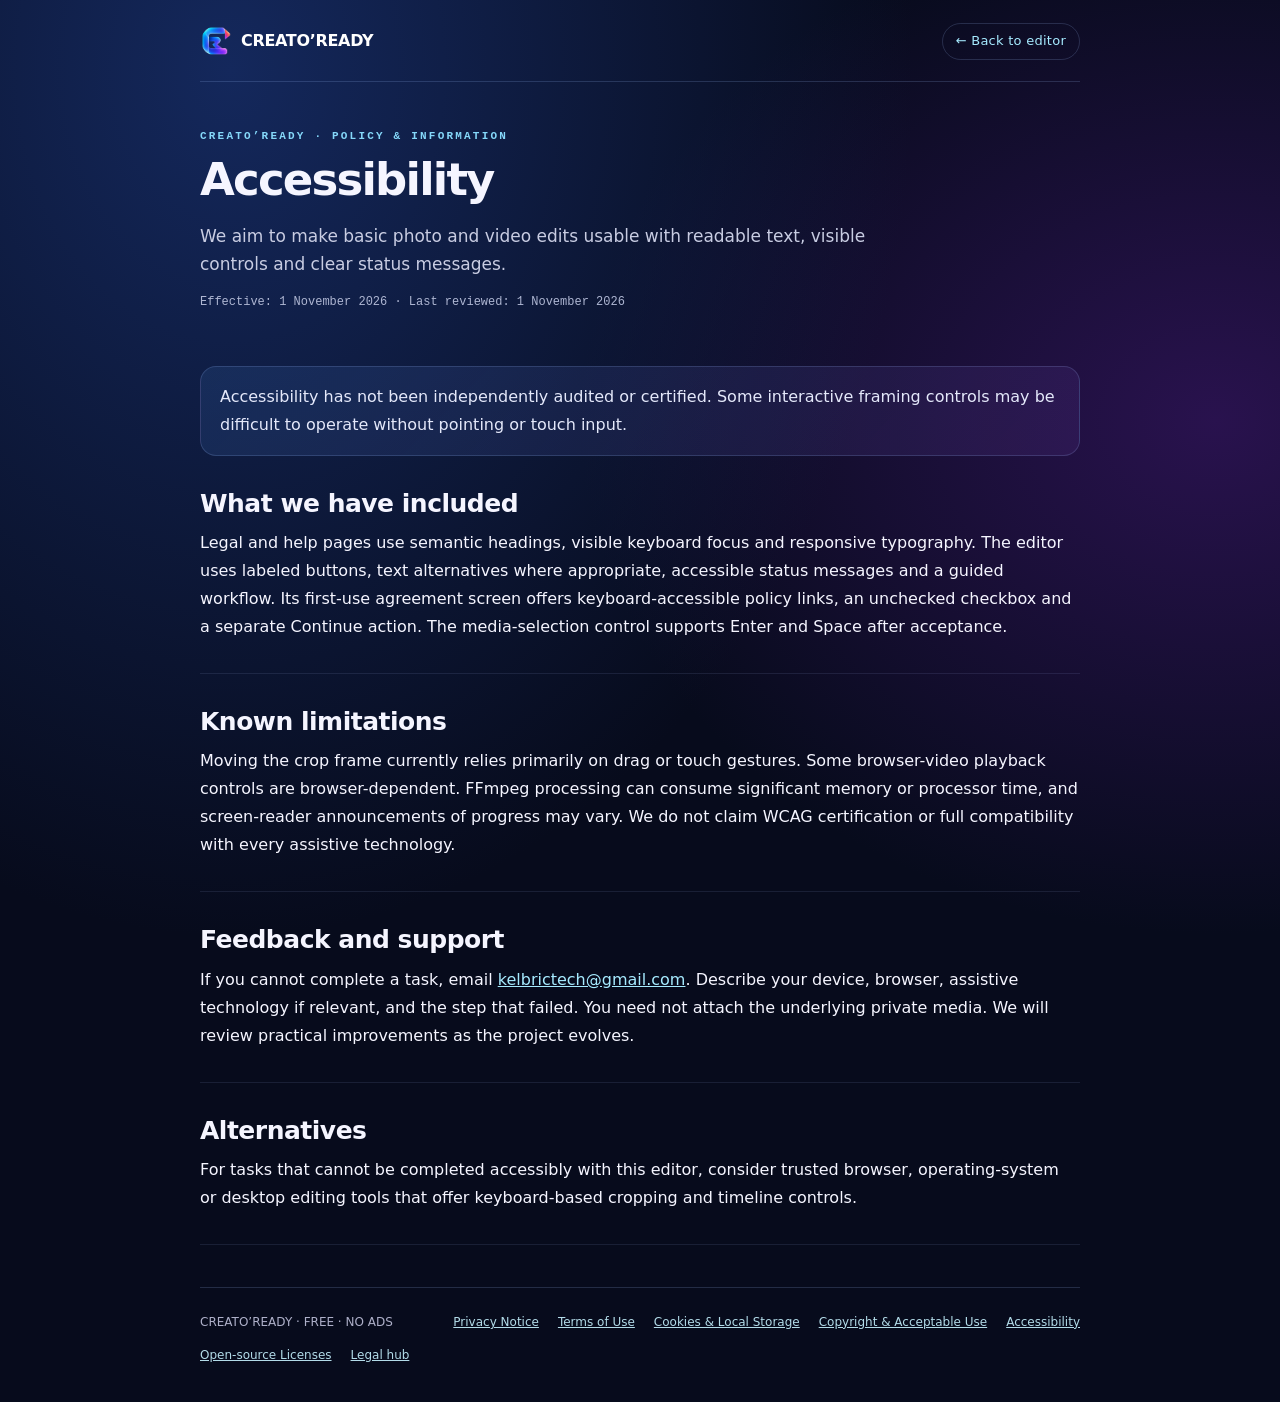
<file: accessibility.html>
<!doctype html>
<html lang="en"><head><meta charset="utf-8"><meta name="viewport" content="width=device-width,initial-scale=1">
<meta name="theme-color" content="#070b1c"><meta name="description" content="Accessibility support, known limitations and reporting information for CREATO’READY.">
<title>Accessibility · CREATO’READY</title><link rel="icon" href="./icons/icon-192.png"><link rel="stylesheet" href="./legal.css"></head>
<body><a class="skip" href="#content">Skip to content</a>
<div class="shell"><header class="head"><a class="wordmark" href="./index.html"><img alt="" src="./assets/embedded-2.webp">CREATO’READY</a><a class="back" href="./index.html">← Back to editor</a></header>
<main id="content"><div class="hero"><div class="eyebrow">CREATO’READY · POLICY & INFORMATION</div><h1>Accessibility</h1><p class="lead">We aim to make basic photo and video edits usable with readable text, visible controls and clear status messages.</p><p class="updated">Effective: 1 November 2026 · Last reviewed: 1 November 2026</p></div>
<div class="summary">Accessibility has not been independently audited or certified. Some interactive framing controls may be difficult to operate without pointing or touch input.</div>
<div class="sections"><article><h2>What we have included</h2><p>Legal and help pages use semantic headings, visible keyboard focus and responsive typography. The editor uses labeled buttons, text alternatives where appropriate, accessible status messages and a guided workflow. Its first-use agreement screen offers keyboard-accessible policy links, an unchecked checkbox and a separate Continue action. The media-selection control supports Enter and Space after acceptance.</p></article><article><h2>Known limitations</h2><p>Moving the crop frame currently relies primarily on drag or touch gestures. Some browser-video playback controls are browser-dependent. FFmpeg processing can consume significant memory or processor time, and screen-reader announcements of progress may vary. We do not claim WCAG certification or full compatibility with every assistive technology.</p></article><article><h2>Feedback and support</h2><p>If you cannot complete a task, email <a href="mailto:kelbrictech@gmail.com">kelbrictech@gmail.com</a>. Describe your device, browser, assistive technology if relevant, and the step that failed. You need not attach the underlying private media. We will review practical improvements as the project evolves.</p></article><article><h2>Alternatives</h2><p>For tasks that cannot be completed accessibly with this editor, consider trusted browser, operating-system or desktop editing tools that offer keyboard-based cropping and timeline controls.</p></article></div></main><footer><span>CREATO’READY · FREE · NO ADS</span><a href="./privacy.html">Privacy Notice</a><a href="./terms.html">Terms of Use</a><a href="./cookies.html">Cookies & Local Storage</a><a href="./copyright.html">Copyright & Acceptable Use</a><a href="./accessibility.html">Accessibility</a><a href="./licenses.html">Open-source Licenses</a><a href="./legal.html">Legal hub</a></footer></div></body></html>
</file>
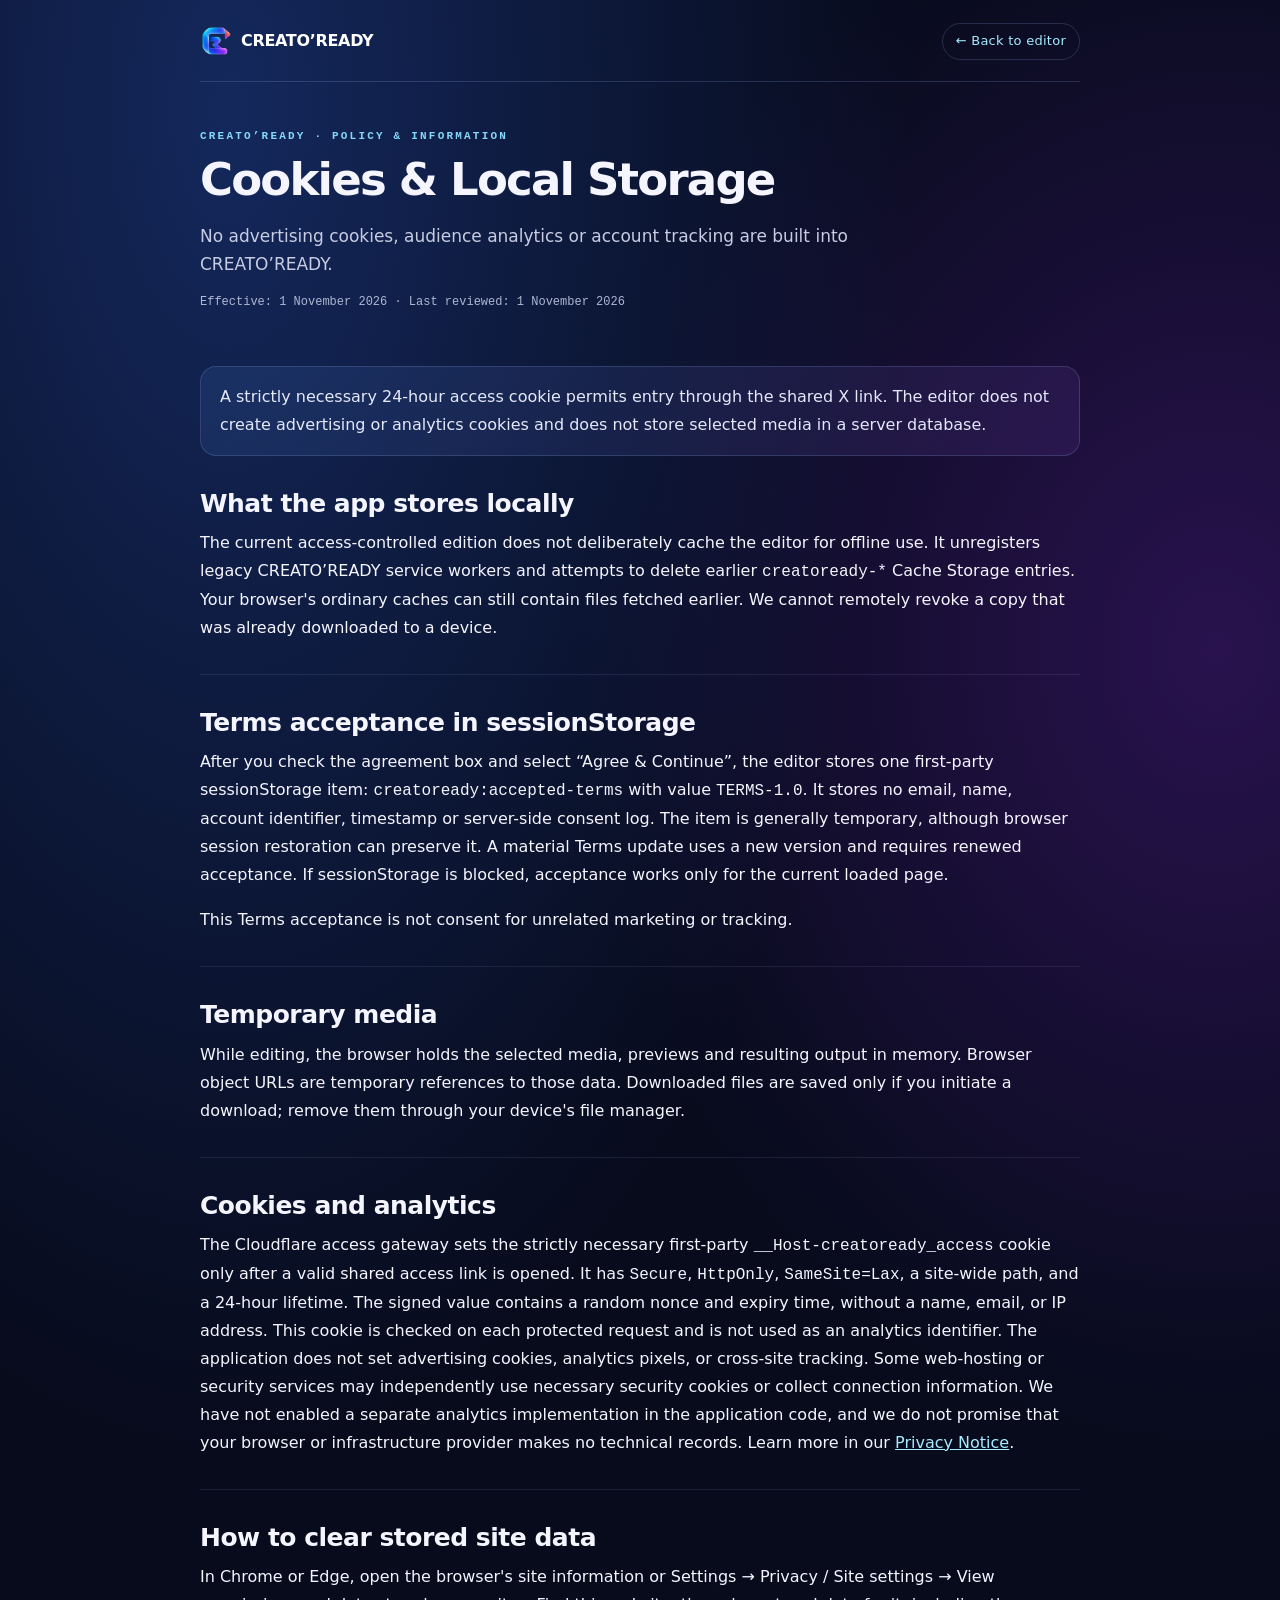
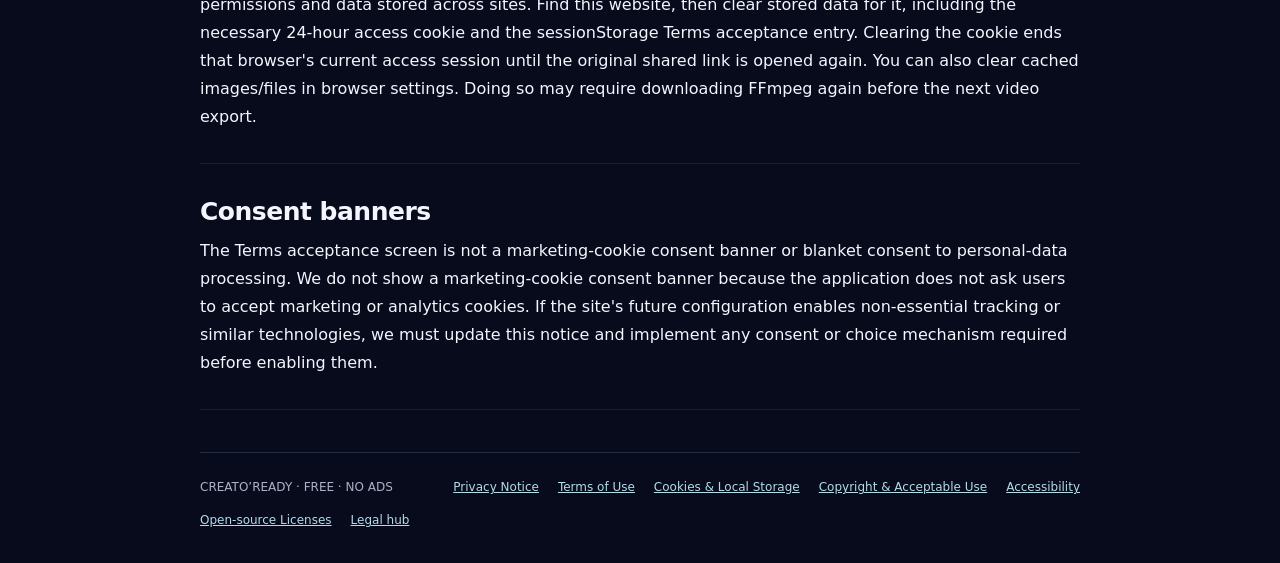
<file: cookies.html>
<!doctype html>
<html lang="en"><head><meta charset="utf-8"><meta name="viewport" content="width=device-width,initial-scale=1">
<meta name="theme-color" content="#070b1c"><meta name="description" content="A plain-language description of the browser cache and essential network data used by CREATO’READY.">
<title>Cookies & Local Storage · CREATO’READY</title><link rel="icon" href="./icons/icon-192.png"><link rel="stylesheet" href="./legal.css"></head>
<body><a class="skip" href="#content">Skip to content</a>
<div class="shell"><header class="head"><a class="wordmark" href="./index.html"><img alt="" src="./assets/embedded-2.webp">CREATO’READY</a><a class="back" href="./index.html">← Back to editor</a></header>
<main id="content"><div class="hero"><div class="eyebrow">CREATO’READY · POLICY & INFORMATION</div><h1>Cookies & Local Storage</h1><p class="lead">No advertising cookies, audience analytics or account tracking are built into CREATO’READY.</p><p class="updated">Effective: 1 November 2026 · Last reviewed: 1 November 2026</p></div>
<div class="summary">A strictly necessary 24-hour access cookie permits entry through the shared X link. The editor does not create advertising or analytics cookies and does not store selected media in a server database.</div>
<div class="sections"><article><h2>What the app stores locally</h2><p>The current access-controlled edition does not deliberately cache the editor for offline use. It unregisters legacy CREATO’READY service workers and attempts to delete earlier <code>creatoready-*</code> Cache Storage entries. Your browser's ordinary caches can still contain files fetched earlier. We cannot remotely revoke a copy that was already downloaded to a device.</p></article><article><h2>Terms acceptance in sessionStorage</h2><p>After you check the agreement box and select “Agree &amp; Continue”, the editor stores one first-party sessionStorage item: <code>creatoready:accepted-terms</code> with value <code>TERMS-1.0</code>. It stores no email, name, account identifier, timestamp or server-side consent log. The item is generally temporary, although browser session restoration can preserve it. A material Terms update uses a new version and requires renewed acceptance. If sessionStorage is blocked, acceptance works only for the current loaded page.</p><p>This Terms acceptance is not consent for unrelated marketing or tracking.</p></article><article><h2>Temporary media</h2><p>While editing, the browser holds the selected media, previews and resulting output in memory. Browser object URLs are temporary references to those data. Downloaded files are saved only if you initiate a download; remove them through your device's file manager.</p></article><article><h2>Cookies and analytics</h2><p>The Cloudflare access gateway sets the strictly necessary first-party <code>__Host-creatoready_access</code> cookie only after a valid shared access link is opened. It has <code>Secure</code>, <code>HttpOnly</code>, <code>SameSite=Lax</code>, a site-wide path, and a 24-hour lifetime. The signed value contains a random nonce and expiry time, without a name, email, or IP address. This cookie is checked on each protected request and is not used as an analytics identifier. The application does not set advertising cookies, analytics pixels, or cross-site tracking. Some web-hosting or security services may independently use necessary security cookies or collect connection information. We have not enabled a separate analytics implementation in the application code, and we do not promise that your browser or infrastructure provider makes no technical records. Learn more in our <a href="./privacy.html">Privacy Notice</a>.</p></article><article><h2>How to clear stored site data</h2><p>In Chrome or Edge, open the browser's site information or Settings → Privacy / Site settings → View permissions and data stored across sites. Find this website, then clear stored data for it, including the necessary 24-hour access cookie and the sessionStorage Terms acceptance entry. Clearing the cookie ends that browser's current access session until the original shared link is opened again. You can also clear cached images/files in browser settings. Doing so may require downloading FFmpeg again before the next video export.</p></article><article><h2>Consent banners</h2><p>The Terms acceptance screen is not a marketing-cookie consent banner or blanket consent to personal-data processing. We do not show a marketing-cookie consent banner because the application does not ask users to accept marketing or analytics cookies. If the site's future configuration enables non-essential tracking or similar technologies, we must update this notice and implement any consent or choice mechanism required before enabling them.</p></article></div></main><footer><span>CREATO’READY · FREE · NO ADS</span><a href="./privacy.html">Privacy Notice</a><a href="./terms.html">Terms of Use</a><a href="./cookies.html">Cookies & Local Storage</a><a href="./copyright.html">Copyright & Acceptable Use</a><a href="./accessibility.html">Accessibility</a><a href="./licenses.html">Open-source Licenses</a><a href="./legal.html">Legal hub</a></footer></div></body></html>
</file>
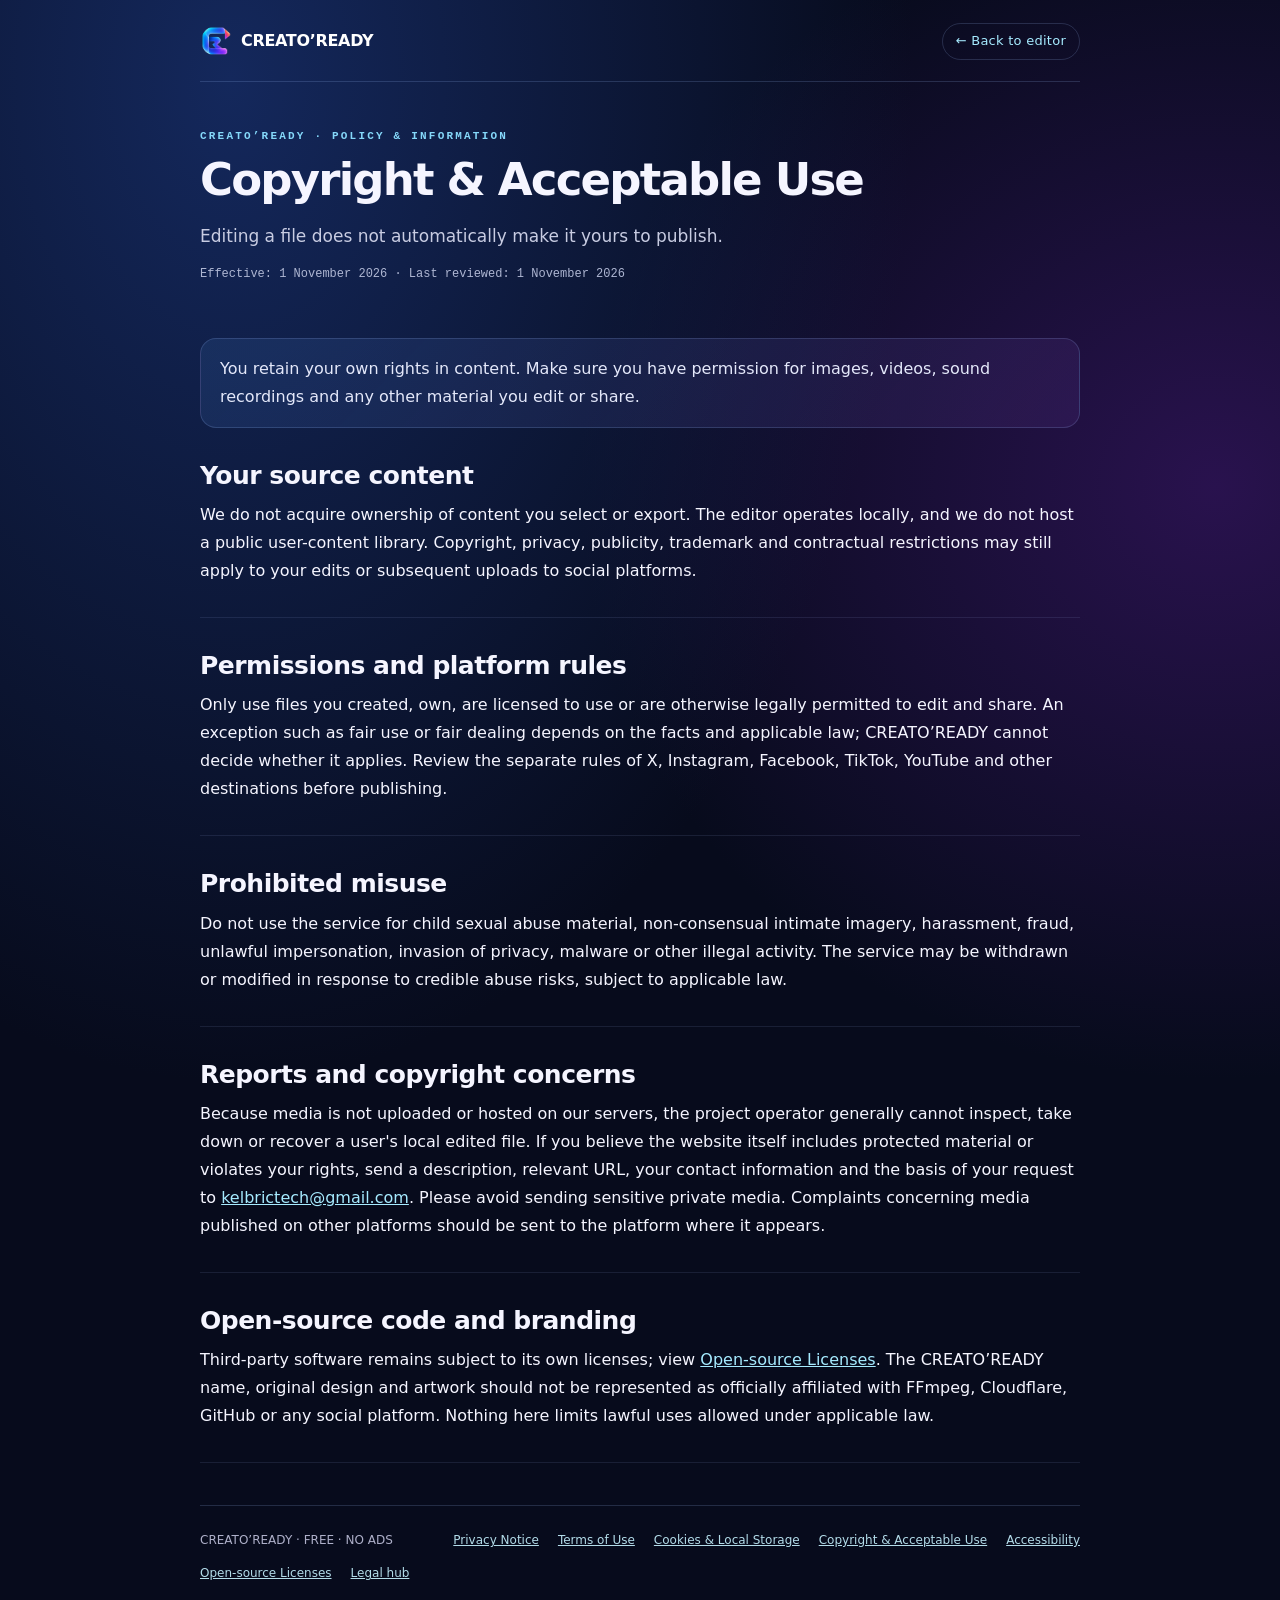
<file: copyright.html>
<!doctype html>
<html lang="en"><head><meta charset="utf-8"><meta name="viewport" content="width=device-width,initial-scale=1">
<meta name="theme-color" content="#070b1c"><meta name="description" content="Copyright responsibility, user-created outputs, and acceptable uses for CREATO’READY.">
<title>Copyright & Acceptable Use · CREATO’READY</title><link rel="icon" href="./icons/icon-192.png"><link rel="stylesheet" href="./legal.css"></head>
<body><a class="skip" href="#content">Skip to content</a>
<div class="shell"><header class="head"><a class="wordmark" href="./index.html"><img alt="" src="./assets/embedded-2.webp">CREATO’READY</a><a class="back" href="./index.html">← Back to editor</a></header>
<main id="content"><div class="hero"><div class="eyebrow">CREATO’READY · POLICY & INFORMATION</div><h1>Copyright & Acceptable Use</h1><p class="lead">Editing a file does not automatically make it yours to publish.</p><p class="updated">Effective: 1 November 2026 · Last reviewed: 1 November 2026</p></div>
<div class="summary">You retain your own rights in content. Make sure you have permission for images, videos, sound recordings and any other material you edit or share.</div>
<div class="sections"><article><h2>Your source content</h2><p>We do not acquire ownership of content you select or export. The editor operates locally, and we do not host a public user-content library. Copyright, privacy, publicity, trademark and contractual restrictions may still apply to your edits or subsequent uploads to social platforms.</p></article><article><h2>Permissions and platform rules</h2><p>Only use files you created, own, are licensed to use or are otherwise legally permitted to edit and share. An exception such as fair use or fair dealing depends on the facts and applicable law; CREATO’READY cannot decide whether it applies. Review the separate rules of X, Instagram, Facebook, TikTok, YouTube and other destinations before publishing.</p></article><article><h2>Prohibited misuse</h2><p>Do not use the service for child sexual abuse material, non-consensual intimate imagery, harassment, fraud, unlawful impersonation, invasion of privacy, malware or other illegal activity. The service may be withdrawn or modified in response to credible abuse risks, subject to applicable law.</p></article><article><h2>Reports and copyright concerns</h2><p>Because media is not uploaded or hosted on our servers, the project operator generally cannot inspect, take down or recover a user's local edited file. If you believe the website itself includes protected material or violates your rights, send a description, relevant URL, your contact information and the basis of your request to <a href="mailto:kelbrictech@gmail.com">kelbrictech@gmail.com</a>. Please avoid sending sensitive private media. Complaints concerning media published on other platforms should be sent to the platform where it appears.</p></article><article><h2>Open-source code and branding</h2><p>Third-party software remains subject to its own licenses; view <a href="./licenses.html">Open-source Licenses</a>. The CREATO’READY name, original design and artwork should not be represented as officially affiliated with FFmpeg, Cloudflare, GitHub or any social platform. Nothing here limits lawful uses allowed under applicable law.</p></article></div></main><footer><span>CREATO’READY · FREE · NO ADS</span><a href="./privacy.html">Privacy Notice</a><a href="./terms.html">Terms of Use</a><a href="./cookies.html">Cookies & Local Storage</a><a href="./copyright.html">Copyright & Acceptable Use</a><a href="./accessibility.html">Accessibility</a><a href="./licenses.html">Open-source Licenses</a><a href="./legal.html">Legal hub</a></footer></div></body></html>
</file>
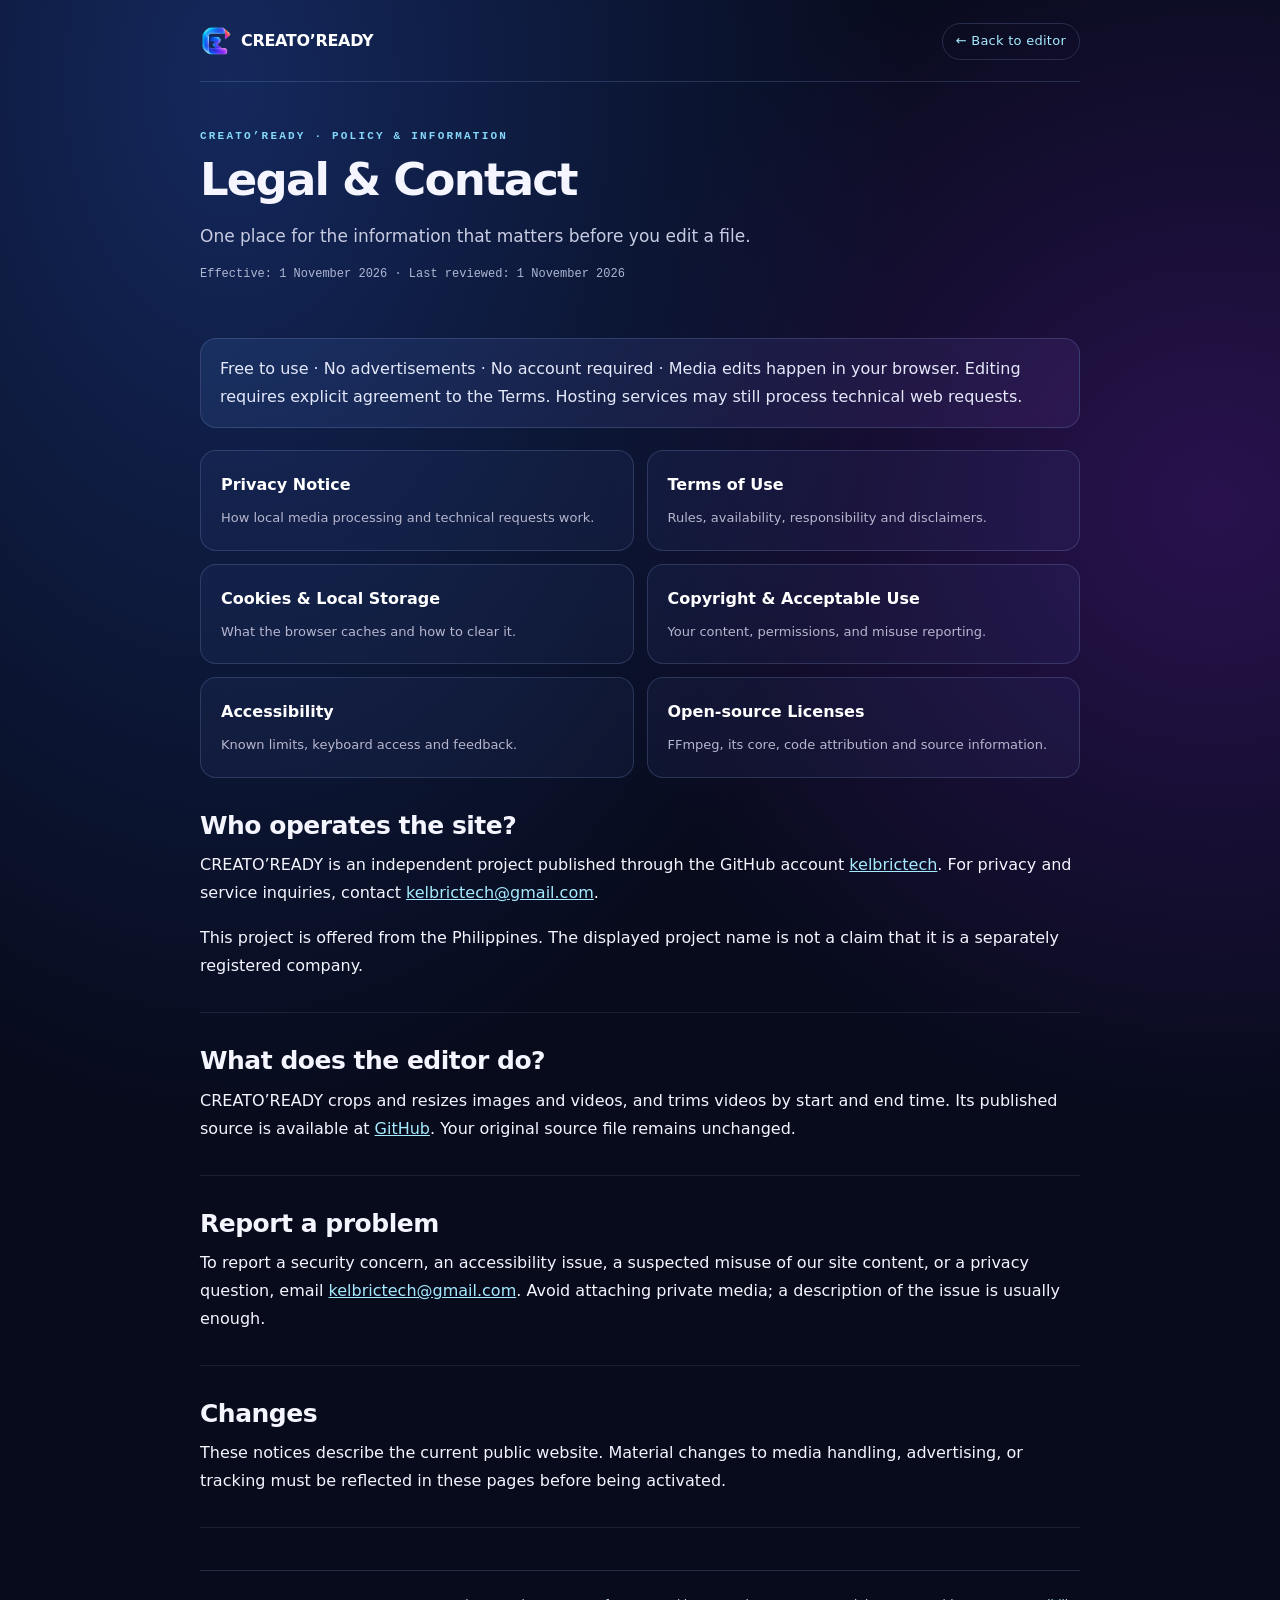
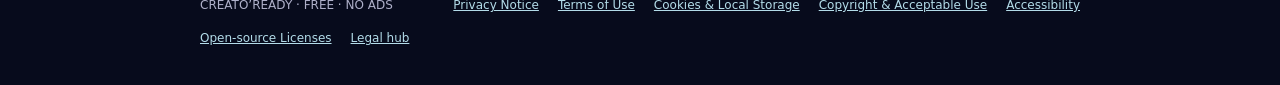
<file: legal.html>
<!doctype html>
<html lang="en"><head><meta charset="utf-8"><meta name="viewport" content="width=device-width,initial-scale=1">
<meta name="theme-color" content="#070b1c"><meta name="description" content="Privacy, terms, copyright, accessibility and open-source notices for the free CREATO’READY media editor.">
<title>Legal & Contact · CREATO’READY</title><link rel="icon" href="./icons/icon-192.png"><link rel="stylesheet" href="./legal.css"></head>
<body><a class="skip" href="#content">Skip to content</a>
<div class="shell"><header class="head"><a class="wordmark" href="./index.html"><img alt="" src="./assets/embedded-2.webp">CREATO’READY</a><a class="back" href="./index.html">← Back to editor</a></header>
<main id="content"><div class="hero"><div class="eyebrow">CREATO’READY · POLICY & INFORMATION</div><h1>Legal & Contact</h1><p class="lead">One place for the information that matters before you edit a file.</p><p class="updated">Effective: 1 November 2026 · Last reviewed: 1 November 2026</p></div>
<div class="summary">Free to use · No advertisements · No account required · Media edits happen in your browser. Editing requires explicit agreement to the Terms. Hosting services may still process technical web requests.</div>
<div class="sections"><div class="cards"><a class="card" href="./privacy.html"><strong>Privacy Notice</strong><span>How local media processing and technical requests work.</span></a><a class="card" href="./terms.html"><strong>Terms of Use</strong><span>Rules, availability, responsibility and disclaimers.</span></a><a class="card" href="./cookies.html"><strong>Cookies & Local Storage</strong><span>What the browser caches and how to clear it.</span></a><a class="card" href="./copyright.html"><strong>Copyright & Acceptable Use</strong><span>Your content, permissions, and misuse reporting.</span></a><a class="card" href="./accessibility.html"><strong>Accessibility</strong><span>Known limits, keyboard access and feedback.</span></a><a class="card" href="./licenses.html"><strong>Open-source Licenses</strong><span>FFmpeg, its core, code attribution and source information.</span></a></div>
<article><h2>Who operates the site?</h2><p>CREATO’READY is an independent project published through the GitHub account <a href="https://github.com/kelbrictech" rel="noopener noreferrer">kelbrictech</a>. For privacy and service inquiries, contact <a href="mailto:kelbrictech@gmail.com">kelbrictech@gmail.com</a>.</p><p>This project is offered from the Philippines. The displayed project name is not a claim that it is a separately registered company.</p></article>
<article><h2>What does the editor do?</h2><p>CREATO’READY crops and resizes images and videos, and trims videos by start and end time. Its published source is available at <a href="https://github.com/kelbrictech/CREATOREADY" rel="noopener noreferrer">GitHub</a>. Your original source file remains unchanged.</p></article>
<article><h2>Report a problem</h2><p>To report a security concern, an accessibility issue, a suspected misuse of our site content, or a privacy question, email <a href="mailto:kelbrictech@gmail.com">kelbrictech@gmail.com</a>. Avoid attaching private media; a description of the issue is usually enough.</p></article>
<article><h2>Changes</h2><p>These notices describe the current public website. Material changes to media handling, advertising, or tracking must be reflected in these pages before being activated.</p></article>
</div></main><footer><span>CREATO’READY · FREE · NO ADS</span><a href="./privacy.html">Privacy Notice</a><a href="./terms.html">Terms of Use</a><a href="./cookies.html">Cookies & Local Storage</a><a href="./copyright.html">Copyright & Acceptable Use</a><a href="./accessibility.html">Accessibility</a><a href="./licenses.html">Open-source Licenses</a><a href="./legal.html">Legal hub</a></footer></div></body></html>
</file>
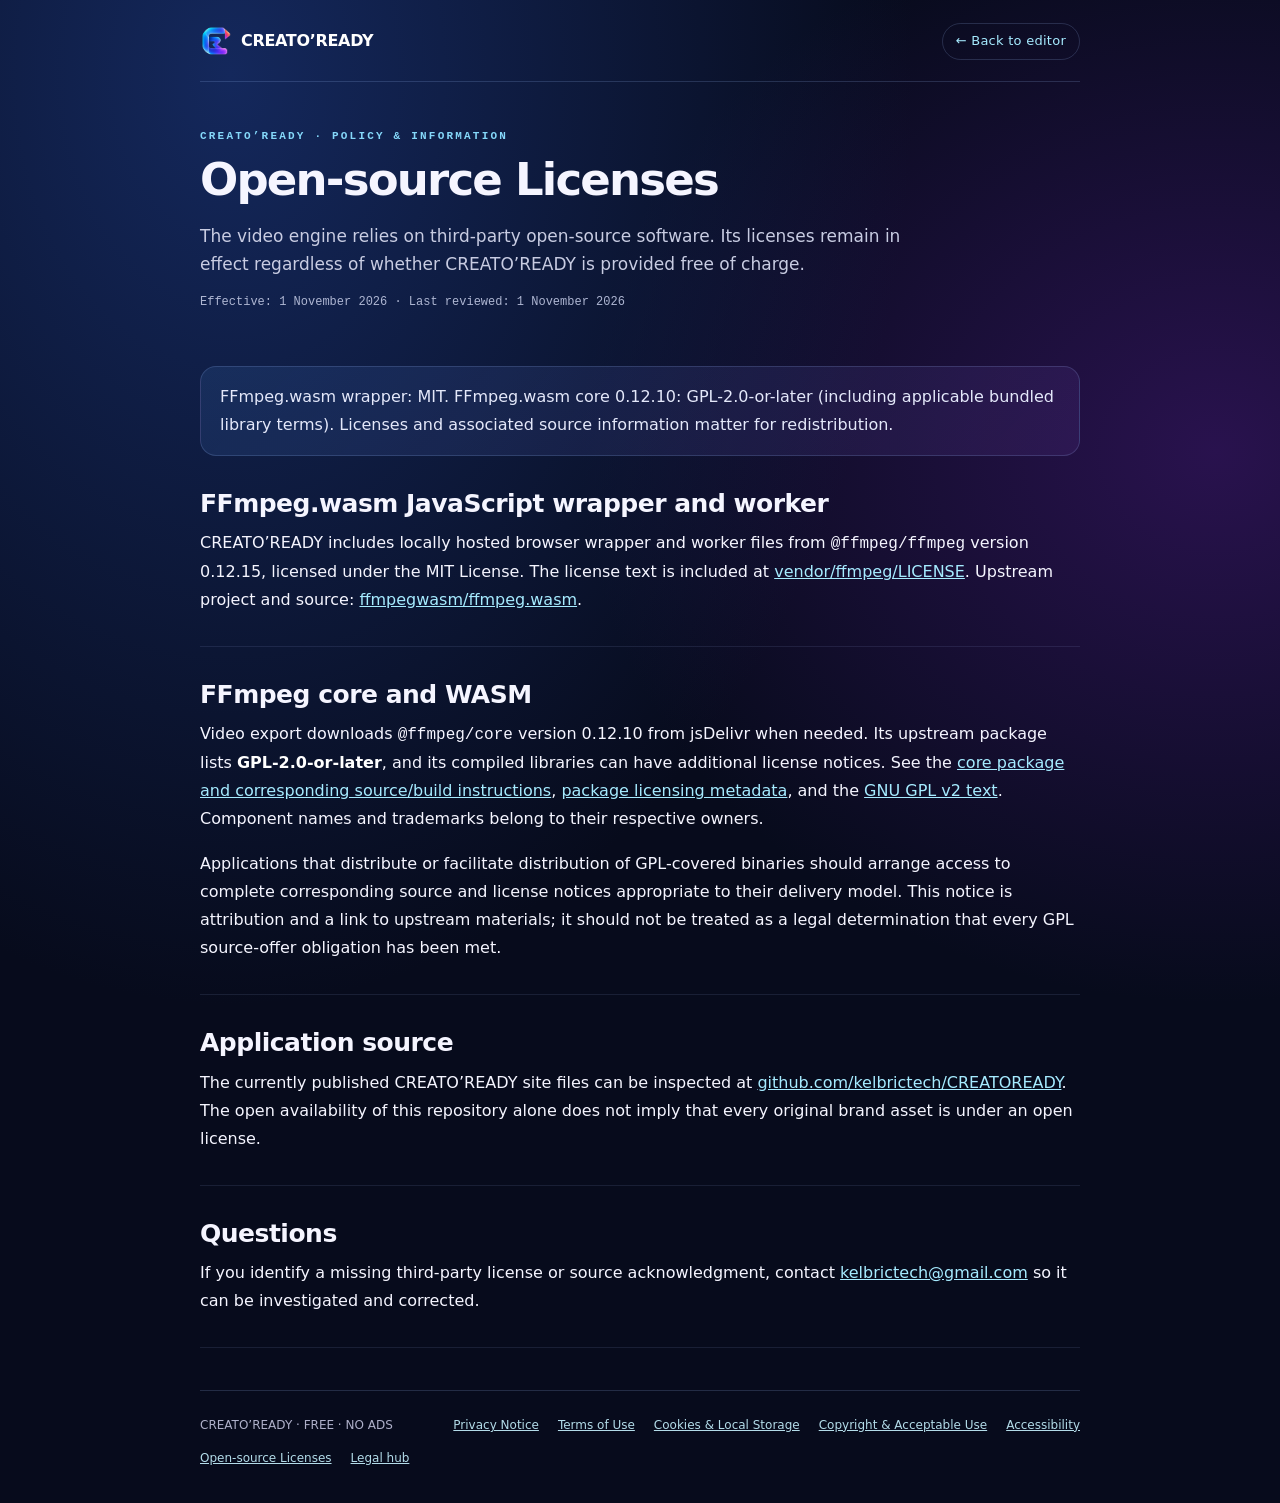
<file: licenses.html>
<!doctype html>
<html lang="en"><head><meta charset="utf-8"><meta name="viewport" content="width=device-width,initial-scale=1">
<meta name="theme-color" content="#070b1c"><meta name="description" content="Attribution and source details for FFmpeg components used by CREATO’READY.">
<title>Open-source Licenses · CREATO’READY</title><link rel="icon" href="./icons/icon-192.png"><link rel="stylesheet" href="./legal.css"></head>
<body><a class="skip" href="#content">Skip to content</a>
<div class="shell"><header class="head"><a class="wordmark" href="./index.html"><img alt="" src="./assets/embedded-2.webp">CREATO’READY</a><a class="back" href="./index.html">← Back to editor</a></header>
<main id="content"><div class="hero"><div class="eyebrow">CREATO’READY · POLICY & INFORMATION</div><h1>Open-source Licenses</h1><p class="lead">The video engine relies on third-party open-source software. Its licenses remain in effect regardless of whether CREATO’READY is provided free of charge.</p><p class="updated">Effective: 1 November 2026 · Last reviewed: 1 November 2026</p></div>
<div class="summary">FFmpeg.wasm wrapper: MIT. FFmpeg.wasm core 0.12.10: GPL-2.0-or-later (including applicable bundled library terms). Licenses and associated source information matter for redistribution.</div>
<div class="sections"><article><h2>FFmpeg.wasm JavaScript wrapper and worker</h2><p>CREATO’READY includes locally hosted browser wrapper and worker files from <code>@ffmpeg/ffmpeg</code> version 0.12.15, licensed under the MIT License. The license text is included at <a href="./vendor/ffmpeg/LICENSE">vendor/ffmpeg/LICENSE</a>. Upstream project and source: <a href="https://github.com/ffmpegwasm/ffmpeg.wasm" rel="noopener noreferrer">ffmpegwasm/ffmpeg.wasm</a>.</p></article><article><h2>FFmpeg core and WASM</h2><p>Video export downloads <code>@ffmpeg/core</code> version 0.12.10 from jsDelivr when needed. Its upstream package lists <strong>GPL-2.0-or-later</strong>, and its compiled libraries can have additional license notices. See the <a href="https://github.com/ffmpegwasm/ffmpeg.wasm/tree/main/packages/core" rel="noopener noreferrer">core package and corresponding source/build instructions</a>, <a href="https://github.com/ffmpegwasm/ffmpeg.wasm/blob/main/packages/core/package.json" rel="noopener noreferrer">package licensing metadata</a>, and the <a href="https://www.gnu.org/licenses/old-licenses/gpl-2.0.html" rel="noopener noreferrer">GNU GPL v2 text</a>. Component names and trademarks belong to their respective owners.</p><p>Applications that distribute or facilitate distribution of GPL-covered binaries should arrange access to complete corresponding source and license notices appropriate to their delivery model. This notice is attribution and a link to upstream materials; it should not be treated as a legal determination that every GPL source-offer obligation has been met.</p></article><article><h2>Application source</h2><p>The currently published CREATO’READY site files can be inspected at <a href="https://github.com/kelbrictech/CREATOREADY" rel="noopener noreferrer">github.com/kelbrictech/CREATOREADY</a>. The open availability of this repository alone does not imply that every original brand asset is under an open license.</p></article><article><h2>Questions</h2><p>If you identify a missing third-party license or source acknowledgment, contact <a href="mailto:kelbrictech@gmail.com">kelbrictech@gmail.com</a> so it can be investigated and corrected.</p></article></div></main><footer><span>CREATO’READY · FREE · NO ADS</span><a href="./privacy.html">Privacy Notice</a><a href="./terms.html">Terms of Use</a><a href="./cookies.html">Cookies & Local Storage</a><a href="./copyright.html">Copyright & Acceptable Use</a><a href="./accessibility.html">Accessibility</a><a href="./licenses.html">Open-source Licenses</a><a href="./legal.html">Legal hub</a></footer></div></body></html>
</file>
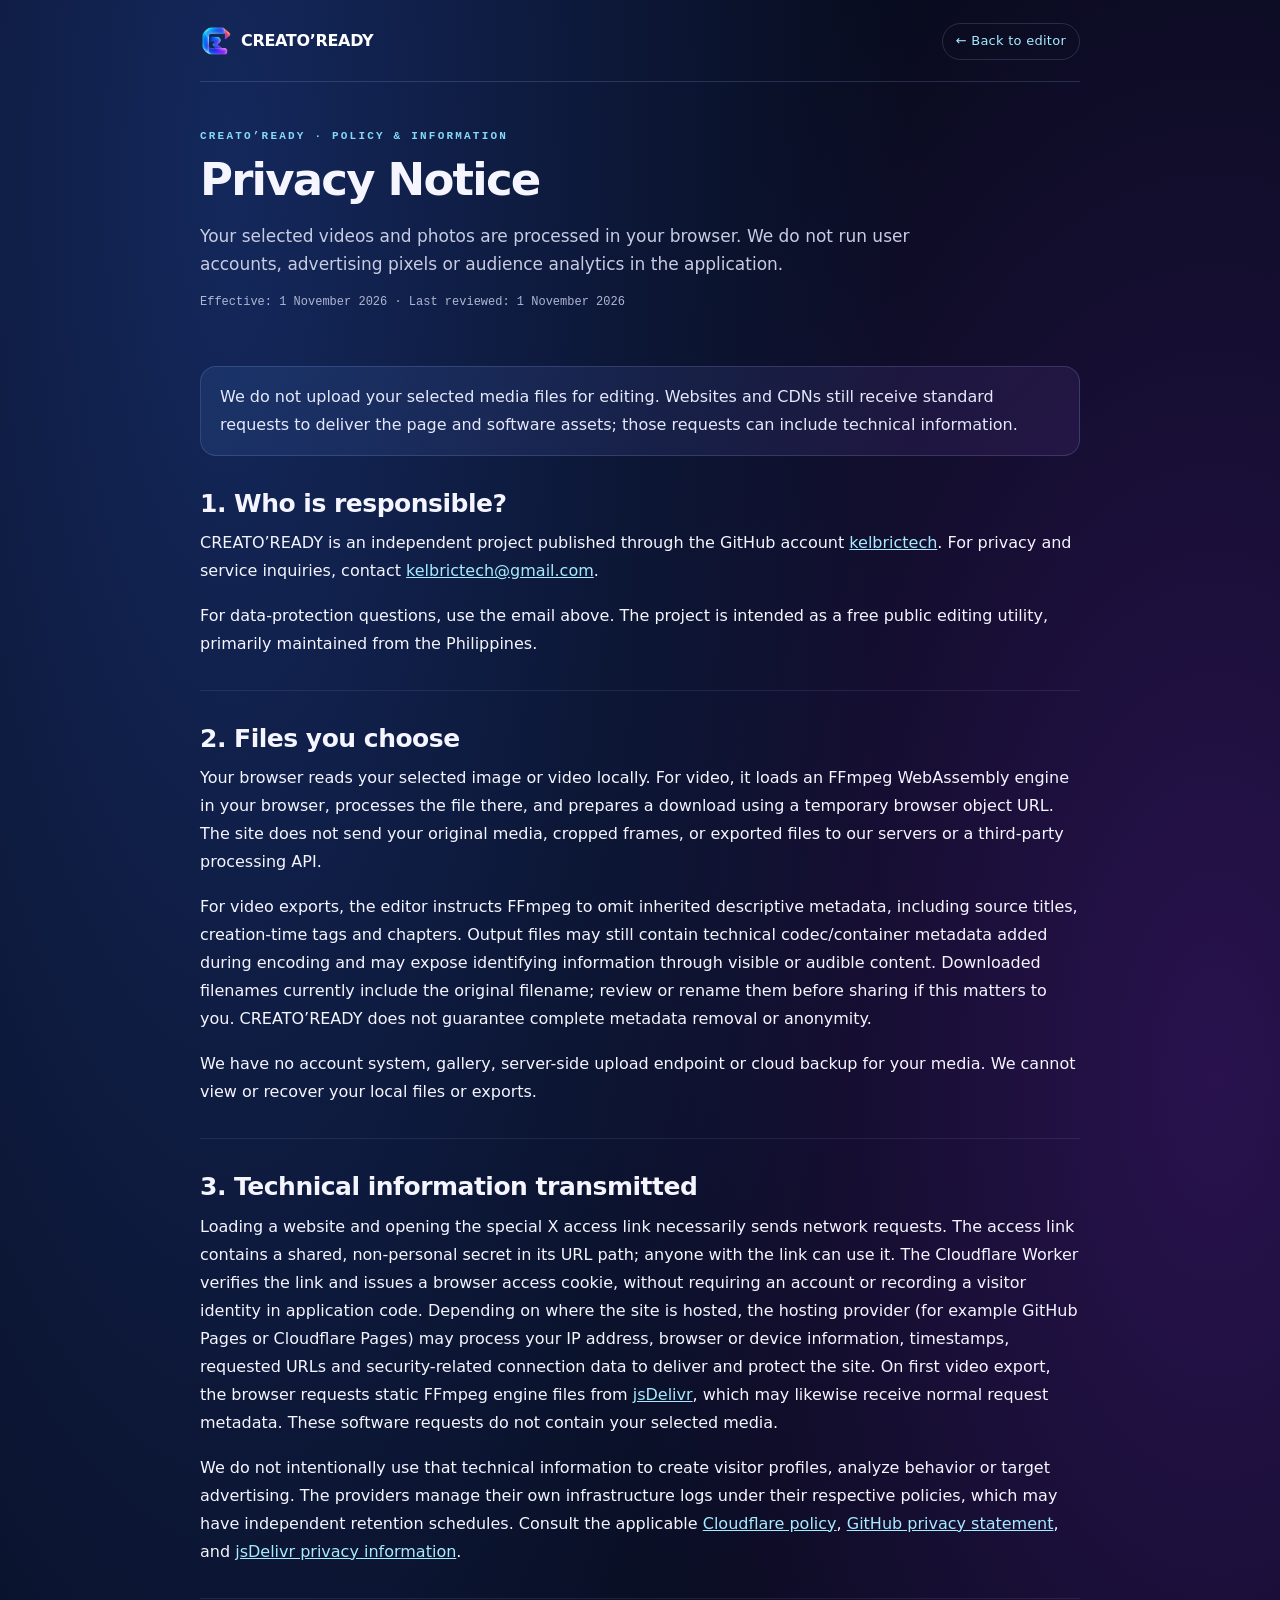
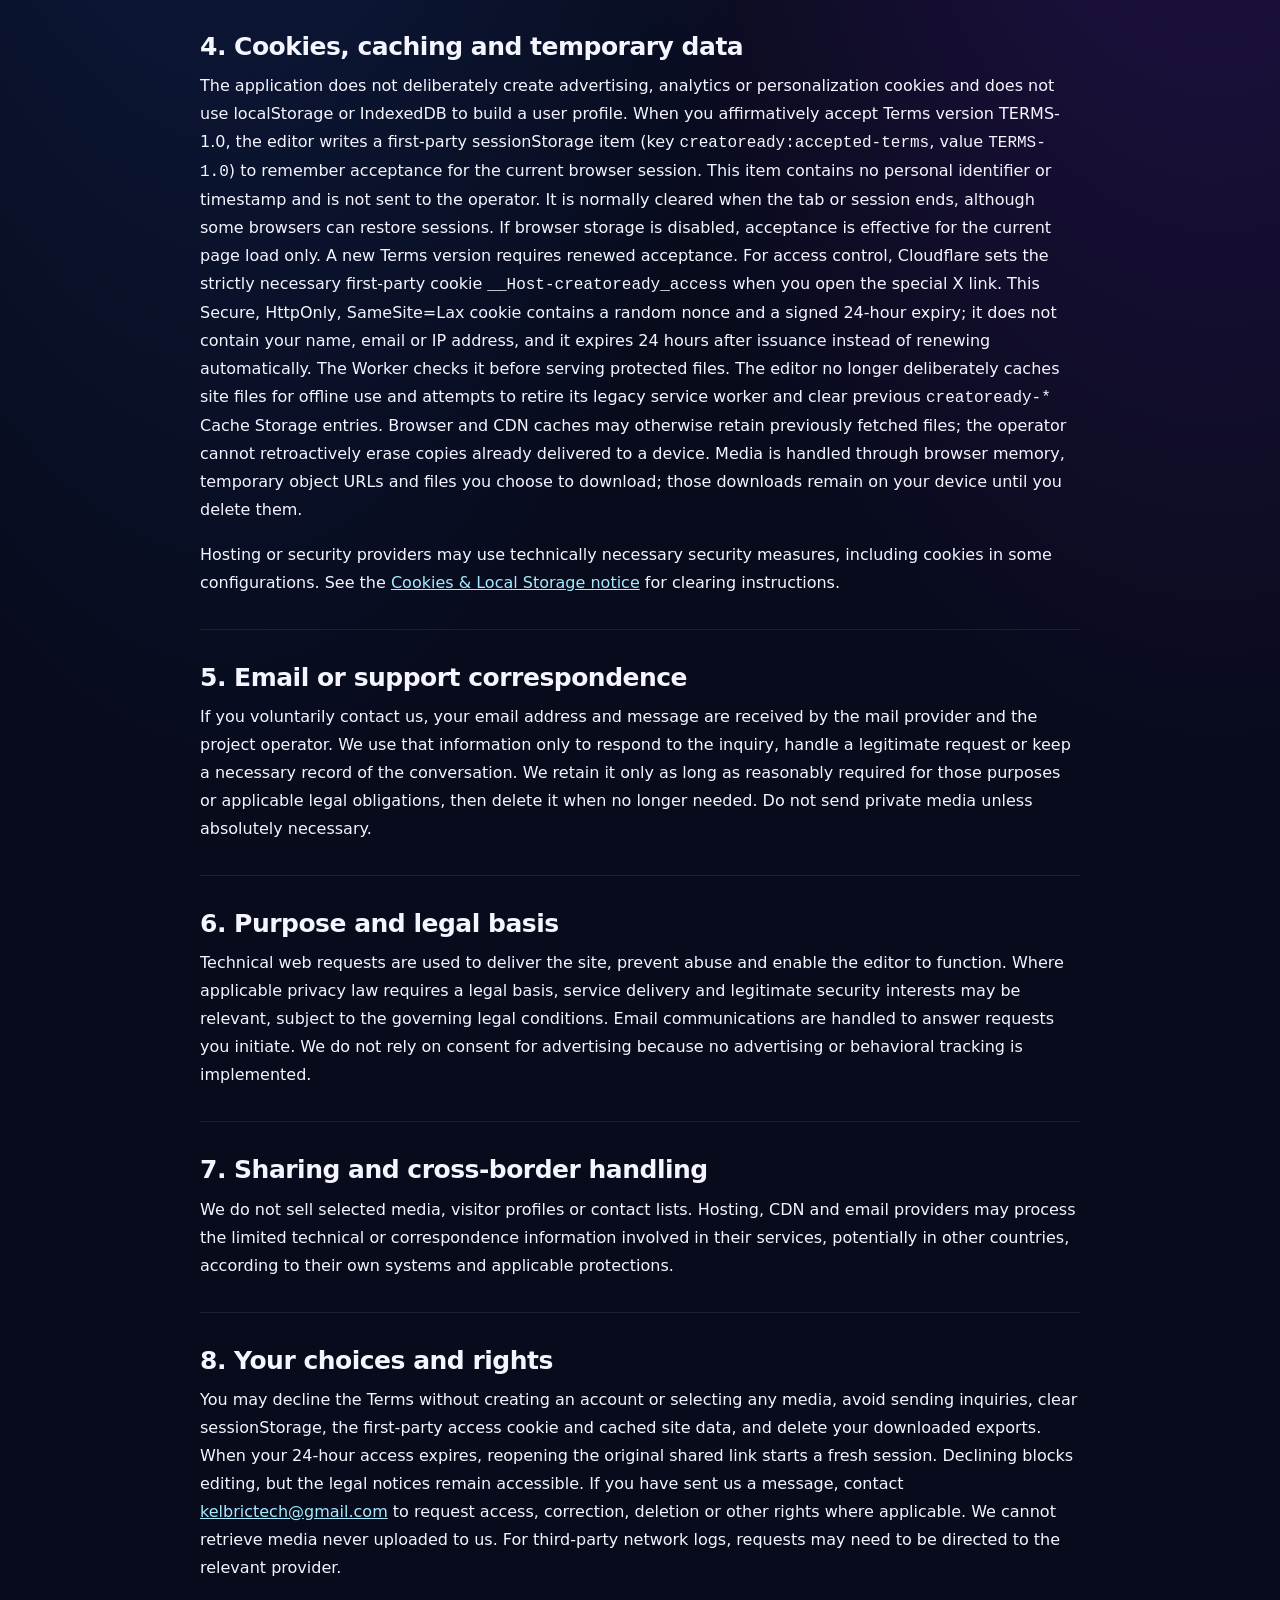
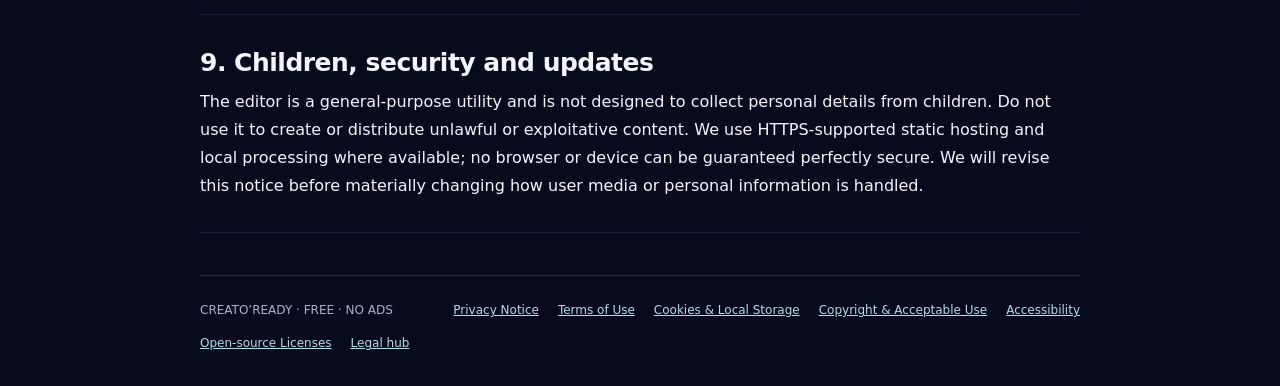
<file: privacy.html>
<!doctype html>
<html lang="en"><head><meta charset="utf-8"><meta name="viewport" content="width=device-width,initial-scale=1">
<meta name="theme-color" content="#070b1c"><meta name="description" content="How CREATO’READY handles media files, browser storage, network requests and privacy inquiries.">
<title>Privacy Notice · CREATO’READY</title><link rel="icon" href="./icons/icon-192.png"><link rel="stylesheet" href="./legal.css"></head>
<body><a class="skip" href="#content">Skip to content</a>
<div class="shell"><header class="head"><a class="wordmark" href="./index.html"><img alt="" src="./assets/embedded-2.webp">CREATO’READY</a><a class="back" href="./index.html">← Back to editor</a></header>
<main id="content"><div class="hero"><div class="eyebrow">CREATO’READY · POLICY & INFORMATION</div><h1>Privacy Notice</h1><p class="lead">Your selected videos and photos are processed in your browser. We do not run user accounts, advertising pixels or audience analytics in the application.</p><p class="updated">Effective: 1 November 2026 · Last reviewed: 1 November 2026</p></div>
<div class="summary">We do not upload your selected media files for editing. Websites and CDNs still receive standard requests to deliver the page and software assets; those requests can include technical information.</div>
<div class="sections"><article><h2>1. Who is responsible?</h2><p>CREATO’READY is an independent project published through the GitHub account <a href="https://github.com/kelbrictech" rel="noopener noreferrer">kelbrictech</a>. For privacy and service inquiries, contact <a href="mailto:kelbrictech@gmail.com">kelbrictech@gmail.com</a>.</p><p>For data-protection questions, use the email above. The project is intended as a free public editing utility, primarily maintained from the Philippines.</p></article><article><h2>2. Files you choose</h2><p>Your browser reads your selected image or video locally. For video, it loads an FFmpeg WebAssembly engine in your browser, processes the file there, and prepares a download using a temporary browser object URL. The site does not send your original media, cropped frames, or exported files to our servers or a third-party processing API.</p><p>For video exports, the editor instructs FFmpeg to omit inherited descriptive metadata, including source titles, creation-time tags and chapters. Output files may still contain technical codec/container metadata added during encoding and may expose identifying information through visible or audible content. Downloaded filenames currently include the original filename; review or rename them before sharing if this matters to you. CREATO’READY does not guarantee complete metadata removal or anonymity.</p><p>We have no account system, gallery, server-side upload endpoint or cloud backup for your media. We cannot view or recover your local files or exports.</p></article><article><h2>3. Technical information transmitted</h2><p>Loading a website and opening the special X access link necessarily sends network requests. The access link contains a shared, non-personal secret in its URL path; anyone with the link can use it. The Cloudflare Worker verifies the link and issues a browser access cookie, without requiring an account or recording a visitor identity in application code. Depending on where the site is hosted, the hosting provider (for example GitHub Pages or Cloudflare Pages) may process your IP address, browser or device information, timestamps, requested URLs and security-related connection data to deliver and protect the site. On first video export, the browser requests static FFmpeg engine files from <a href="https://www.jsdelivr.com/terms" rel="noopener noreferrer">jsDelivr</a>, which may likewise receive normal request metadata. These software requests do not contain your selected media.</p><p>We do not intentionally use that technical information to create visitor profiles, analyze behavior or target advertising. The providers manage their own infrastructure logs under their respective policies, which may have independent retention schedules. Consult the applicable <a href="https://www.cloudflare.com/privacypolicy/" rel="noopener noreferrer">Cloudflare policy</a>, <a href="https://docs.github.com/en/site-policy/privacy-policies/github-general-privacy-statement" rel="noopener noreferrer">GitHub privacy statement</a>, and <a href="https://www.jsdelivr.com/terms/privacy-policy-jsdelivr-net" rel="noopener noreferrer">jsDelivr privacy information</a>.</p></article><article><h2>4. Cookies, caching and temporary data</h2><p>The application does not deliberately create advertising, analytics or personalization cookies and does not use localStorage or IndexedDB to build a user profile. When you affirmatively accept Terms version TERMS-1.0, the editor writes a first-party sessionStorage item (key <code>creatoready:accepted-terms</code>, value <code>TERMS-1.0</code>) to remember acceptance for the current browser session. This item contains no personal identifier or timestamp and is not sent to the operator. It is normally cleared when the tab or session ends, although some browsers can restore sessions. If browser storage is disabled, acceptance is effective for the current page load only. A new Terms version requires renewed acceptance. For access control, Cloudflare sets the strictly necessary first-party cookie <code>__Host-creatoready_access</code> when you open the special X link. This Secure, HttpOnly, SameSite=Lax cookie contains a random nonce and a signed 24-hour expiry; it does not contain your name, email or IP address, and it expires 24 hours after issuance instead of renewing automatically. The Worker checks it before serving protected files. The editor no longer deliberately caches site files for offline use and attempts to retire its legacy service worker and clear previous <code>creatoready-*</code> Cache Storage entries. Browser and CDN caches may otherwise retain previously fetched files; the operator cannot retroactively erase copies already delivered to a device. Media is handled through browser memory, temporary object URLs and files you choose to download; those downloads remain on your device until you delete them.</p><p>Hosting or security providers may use technically necessary security measures, including cookies in some configurations. See the <a href="./cookies.html">Cookies &amp; Local Storage notice</a> for clearing instructions.</p></article><article><h2>5. Email or support correspondence</h2><p>If you voluntarily contact us, your email address and message are received by the mail provider and the project operator. We use that information only to respond to the inquiry, handle a legitimate request or keep a necessary record of the conversation. We retain it only as long as reasonably required for those purposes or applicable legal obligations, then delete it when no longer needed. Do not send private media unless absolutely necessary.</p></article><article><h2>6. Purpose and legal basis</h2><p>Technical web requests are used to deliver the site, prevent abuse and enable the editor to function. Where applicable privacy law requires a legal basis, service delivery and legitimate security interests may be relevant, subject to the governing legal conditions. Email communications are handled to answer requests you initiate. We do not rely on consent for advertising because no advertising or behavioral tracking is implemented.</p></article><article><h2>7. Sharing and cross-border handling</h2><p>We do not sell selected media, visitor profiles or contact lists. Hosting, CDN and email providers may process the limited technical or correspondence information involved in their services, potentially in other countries, according to their own systems and applicable protections.</p></article><article><h2>8. Your choices and rights</h2><p>You may decline the Terms without creating an account or selecting any media, avoid sending inquiries, clear sessionStorage, the first-party access cookie and cached site data, and delete your downloaded exports. When your 24-hour access expires, reopening the original shared link starts a fresh session. Declining blocks editing, but the legal notices remain accessible. If you have sent us a message, contact <a href="mailto:kelbrictech@gmail.com">kelbrictech@gmail.com</a> to request access, correction, deletion or other rights where applicable. We cannot retrieve media never uploaded to us. For third-party network logs, requests may need to be directed to the relevant provider.</p></article><article><h2>9. Children, security and updates</h2><p>The editor is a general-purpose utility and is not designed to collect personal details from children. Do not use it to create or distribute unlawful or exploitative content. We use HTTPS-supported static hosting and local processing where available; no browser or device can be guaranteed perfectly secure. We will revise this notice before materially changing how user media or personal information is handled.</p></article></div></main><footer><span>CREATO’READY · FREE · NO ADS</span><a href="./privacy.html">Privacy Notice</a><a href="./terms.html">Terms of Use</a><a href="./cookies.html">Cookies & Local Storage</a><a href="./copyright.html">Copyright & Acceptable Use</a><a href="./accessibility.html">Accessibility</a><a href="./licenses.html">Open-source Licenses</a><a href="./legal.html">Legal hub</a></footer></div></body></html>
</file>
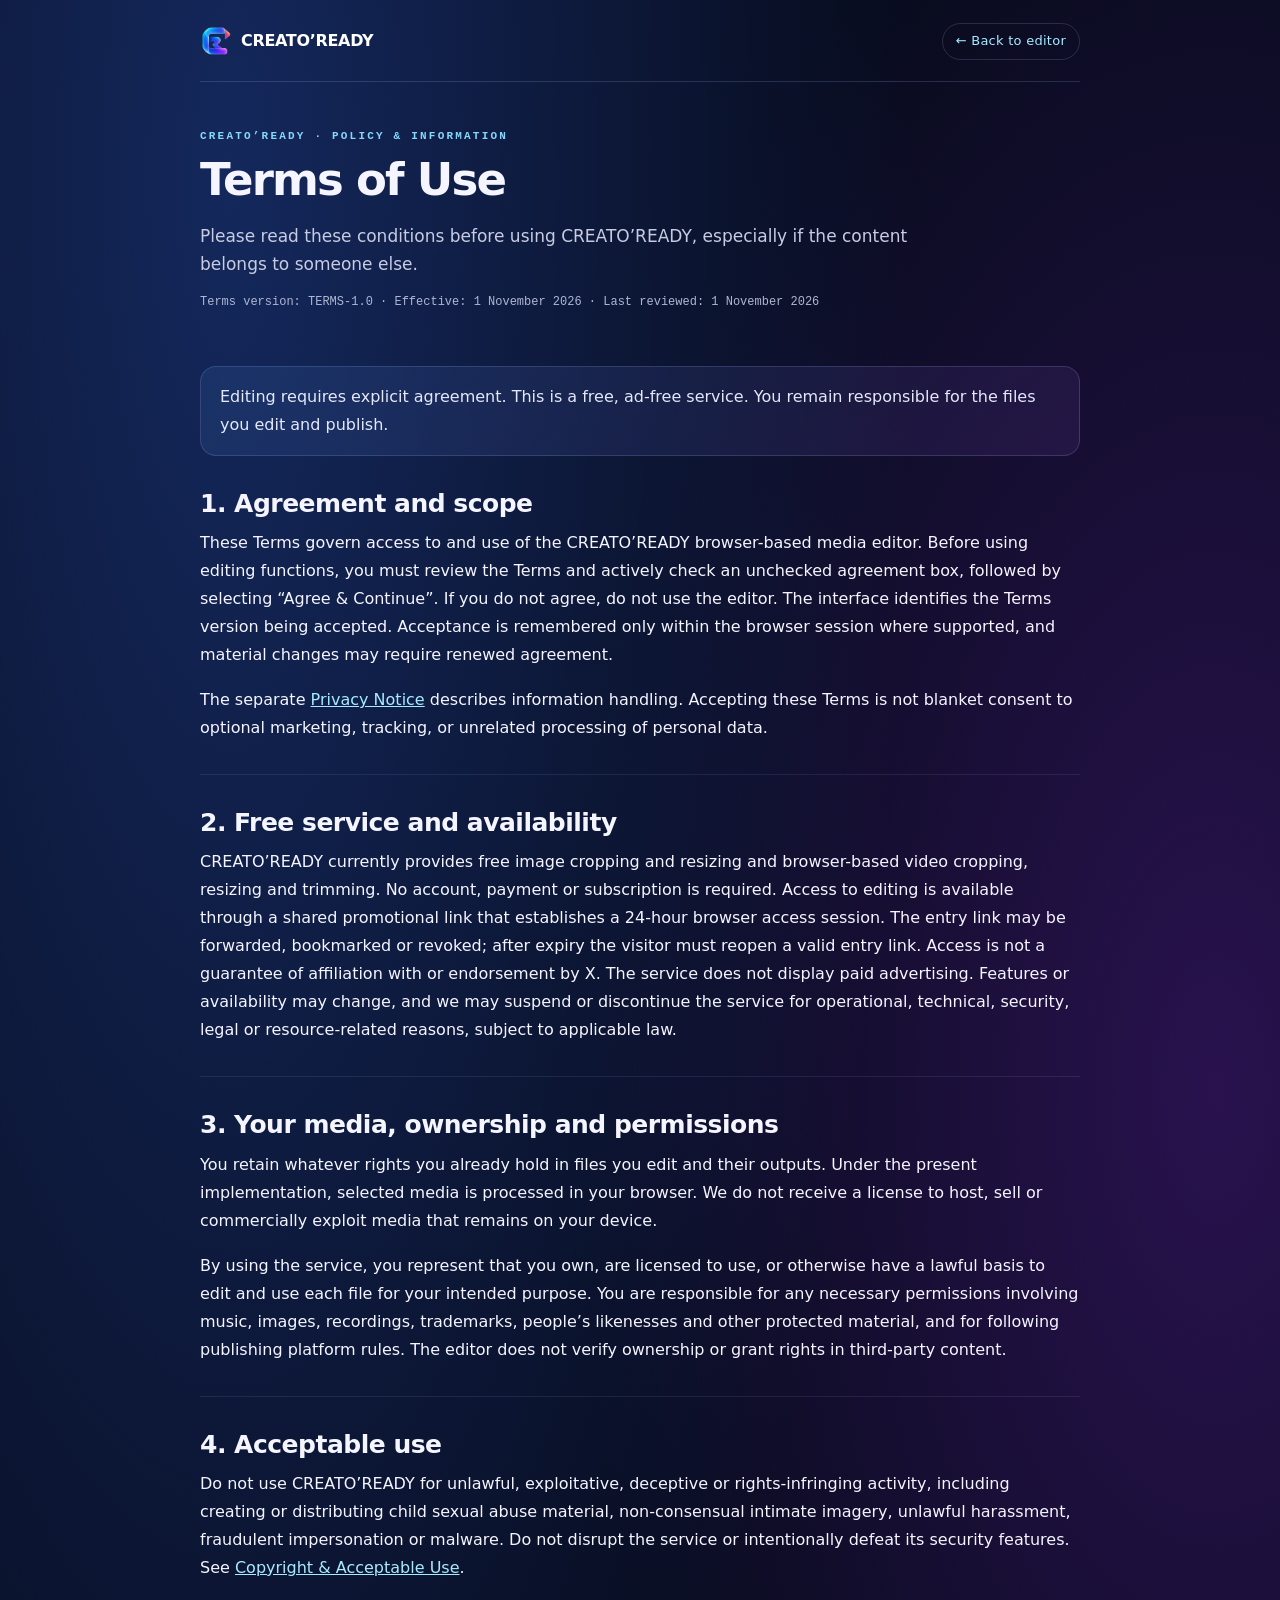
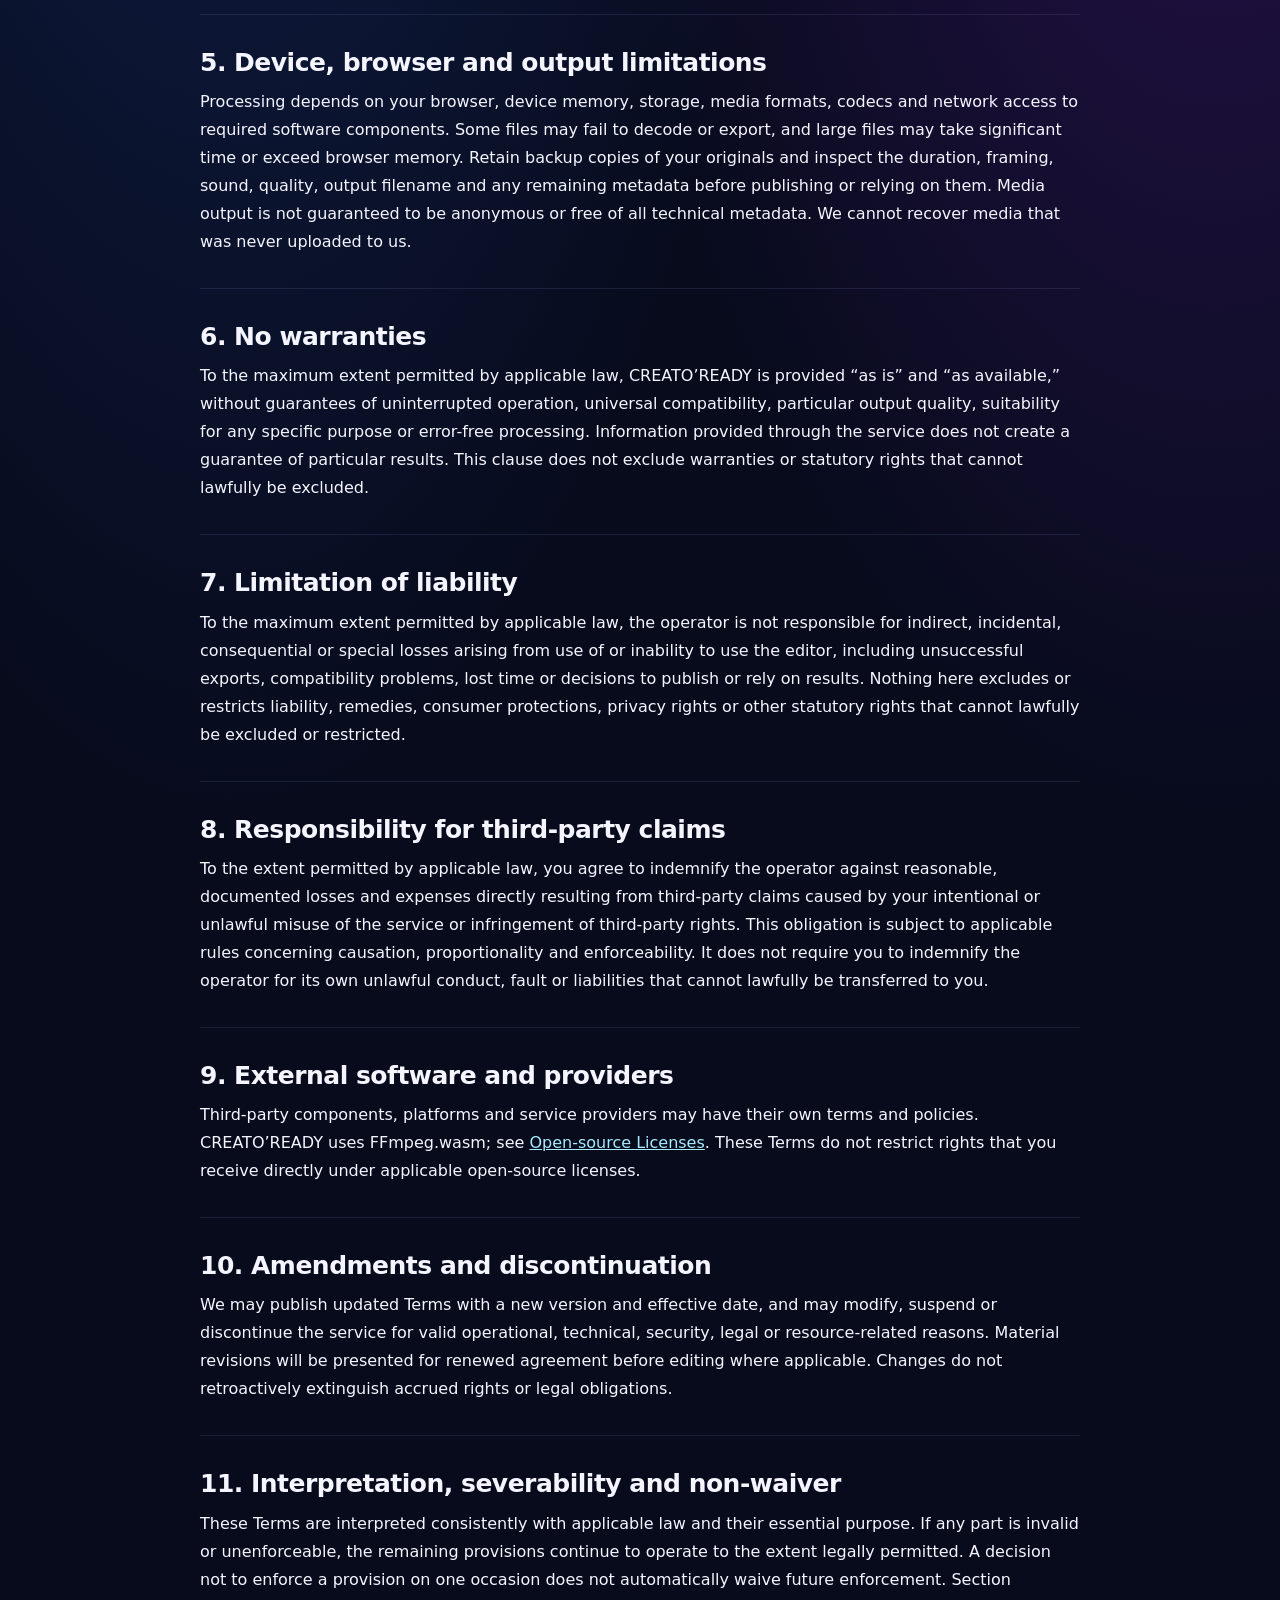
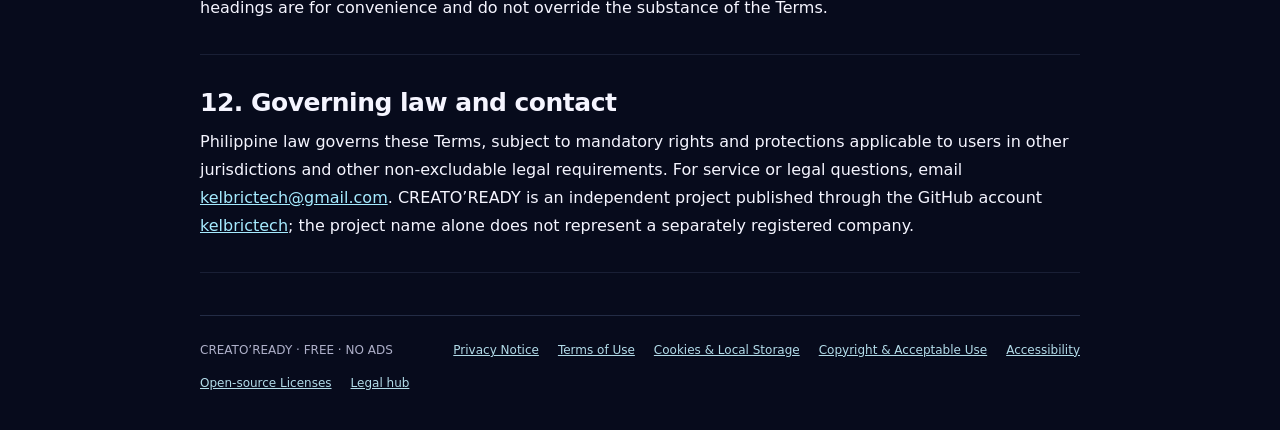
<file: terms.html>
<!doctype html>
<html lang="en"><head><meta charset="utf-8"><meta name="viewport" content="width=device-width,initial-scale=1">
<meta name="theme-color" content="#070b1c"><meta name="description" content="Terms governing use of the free CREATO’READY photo and video crop, resize and trim tool.">
<title>Terms of Use · CREATO’READY</title><link rel="icon" href="./icons/icon-192.png"><link rel="stylesheet" href="./legal.css"></head>
<body><a class="skip" href="#content">Skip to content</a>
<div class="shell"><header class="head"><a class="wordmark" href="./index.html"><img alt="" src="./assets/embedded-2.webp">CREATO’READY</a><a class="back" href="./index.html">← Back to editor</a></header>
<main id="content"><div class="hero"><div class="eyebrow">CREATO’READY · POLICY & INFORMATION</div><h1>Terms of Use</h1><p class="lead">Please read these conditions before using CREATO’READY, especially if the content belongs to someone else.</p><p class="updated">Terms version: TERMS-1.0 · Effective: 1 November 2026 · Last reviewed: 1 November 2026</p></div>
<div class="summary">Editing requires explicit agreement. This is a free, ad-free service. You remain responsible for the files you edit and publish.</div>
<div class="sections"><article><h2>1. Agreement and scope</h2><p>These Terms govern access to and use of the CREATO’READY browser-based media editor. Before using editing functions, you must review the Terms and actively check an unchecked agreement box, followed by selecting “Agree &amp; Continue”. If you do not agree, do not use the editor. The interface identifies the Terms version being accepted. Acceptance is remembered only within the browser session where supported, and material changes may require renewed agreement.</p><p>The separate <a href="./privacy.html">Privacy Notice</a> describes information handling. Accepting these Terms is not blanket consent to optional marketing, tracking, or unrelated processing of personal data.</p></article><article><h2>2. Free service and availability</h2><p>CREATO’READY currently provides free image cropping and resizing and browser-based video cropping, resizing and trimming. No account, payment or subscription is required. Access to editing is available through a shared promotional link that establishes a 24-hour browser access session. The entry link may be forwarded, bookmarked or revoked; after expiry the visitor must reopen a valid entry link. Access is not a guarantee of affiliation with or endorsement by X. The service does not display paid advertising. Features or availability may change, and we may suspend or discontinue the service for operational, technical, security, legal or resource-related reasons, subject to applicable law.</p></article><article><h2>3. Your media, ownership and permissions</h2><p>You retain whatever rights you already hold in files you edit and their outputs. Under the present implementation, selected media is processed in your browser. We do not receive a license to host, sell or commercially exploit media that remains on your device.</p><p>By using the service, you represent that you own, are licensed to use, or otherwise have a lawful basis to edit and use each file for your intended purpose. You are responsible for any necessary permissions involving music, images, recordings, trademarks, people’s likenesses and other protected material, and for following publishing platform rules. The editor does not verify ownership or grant rights in third-party content.</p></article><article><h2>4. Acceptable use</h2><p>Do not use CREATO’READY for unlawful, exploitative, deceptive or rights-infringing activity, including creating or distributing child sexual abuse material, non-consensual intimate imagery, unlawful harassment, fraudulent impersonation or malware. Do not disrupt the service or intentionally defeat its security features. See <a href="./copyright.html">Copyright &amp; Acceptable Use</a>.</p></article><article><h2>5. Device, browser and output limitations</h2><p>Processing depends on your browser, device memory, storage, media formats, codecs and network access to required software components. Some files may fail to decode or export, and large files may take significant time or exceed browser memory. Retain backup copies of your originals and inspect the duration, framing, sound, quality, output filename and any remaining metadata before publishing or relying on them. Media output is not guaranteed to be anonymous or free of all technical metadata. We cannot recover media that was never uploaded to us.</p></article><article><h2>6. No warranties</h2><p>To the maximum extent permitted by applicable law, CREATO’READY is provided “as is” and “as available,” without guarantees of uninterrupted operation, universal compatibility, particular output quality, suitability for any specific purpose or error-free processing. Information provided through the service does not create a guarantee of particular results. This clause does not exclude warranties or statutory rights that cannot lawfully be excluded.</p></article><article><h2>7. Limitation of liability</h2><p>To the maximum extent permitted by applicable law, the operator is not responsible for indirect, incidental, consequential or special losses arising from use of or inability to use the editor, including unsuccessful exports, compatibility problems, lost time or decisions to publish or rely on results. Nothing here excludes or restricts liability, remedies, consumer protections, privacy rights or other statutory rights that cannot lawfully be excluded or restricted.</p></article><article><h2>8. Responsibility for third-party claims</h2><p>To the extent permitted by applicable law, you agree to indemnify the operator against reasonable, documented losses and expenses directly resulting from third-party claims caused by your intentional or unlawful misuse of the service or infringement of third-party rights. This obligation is subject to applicable rules concerning causation, proportionality and enforceability. It does not require you to indemnify the operator for its own unlawful conduct, fault or liabilities that cannot lawfully be transferred to you.</p></article><article><h2>9. External software and providers</h2><p>Third-party components, platforms and service providers may have their own terms and policies. CREATO’READY uses FFmpeg.wasm; see <a href="./licenses.html">Open-source Licenses</a>. These Terms do not restrict rights that you receive directly under applicable open-source licenses.</p></article><article><h2>10. Amendments and discontinuation</h2><p>We may publish updated Terms with a new version and effective date, and may modify, suspend or discontinue the service for valid operational, technical, security, legal or resource-related reasons. Material revisions will be presented for renewed agreement before editing where applicable. Changes do not retroactively extinguish accrued rights or legal obligations.</p></article><article><h2>11. Interpretation, severability and non-waiver</h2><p>These Terms are interpreted consistently with applicable law and their essential purpose. If any part is invalid or unenforceable, the remaining provisions continue to operate to the extent legally permitted. A decision not to enforce a provision on one occasion does not automatically waive future enforcement. Section headings are for convenience and do not override the substance of the Terms.</p></article><article><h2>12. Governing law and contact</h2><p>Philippine law governs these Terms, subject to mandatory rights and protections applicable to users in other jurisdictions and other non-excludable legal requirements. For service or legal questions, email <a href="mailto:kelbrictech@gmail.com">kelbrictech@gmail.com</a>. CREATO’READY is an independent project published through the GitHub account <a href="https://github.com/kelbrictech" rel="noopener noreferrer">kelbrictech</a>; the project name alone does not represent a separately registered company.</p></article></div></main><footer><span>CREATO’READY · FREE · NO ADS</span><a href="./privacy.html">Privacy Notice</a><a href="./terms.html">Terms of Use</a><a href="./cookies.html">Cookies & Local Storage</a><a href="./copyright.html">Copyright & Acceptable Use</a><a href="./accessibility.html">Accessibility</a><a href="./licenses.html">Open-source Licenses</a><a href="./legal.html">Legal hub</a></footer></div></body></html>
</file>
<file: legal.css>
:root{color-scheme:dark;--bg:#070b1c;--text:#f5f5ff;--muted:#b6b6ce;--edge:rgba(162,191,255,.18);--sky:#82e8ff}
*{box-sizing:border-box}html{scroll-behavior:smooth}body{margin:0;background:radial-gradient(ellipse at 18% 5%,#14285c 0,transparent 46%),radial-gradient(ellipse at 95% 30%,#29124e 0,transparent 37%),var(--bg);color:var(--text);font:16px/1.75 system-ui,-apple-system,"Segoe UI",sans-serif;min-height:100vh}
a{color:#a6ebff}a:hover{text-decoration-thickness:2px}a:focus-visible,button:focus-visible{outline:3px solid #7beaff;outline-offset:3px}button{font:inherit}
.skip{position:absolute;left:-9999px;top:8px;background:#fff;color:#000;padding:9px;z-index:9}.skip:focus{left:9px}
.shell{width:min(880px,calc(100% - 36px));margin:auto}
.head{display:flex;align-items:center;justify-content:space-between;gap:16px;flex-wrap:wrap;padding:23px 0 21px;border-bottom:1px solid var(--edge)}
.wordmark{display:flex;align-items:center;gap:9px;text-decoration:none;color:#fff;font-size:16px;font-weight:800;letter-spacing:-.02em}
.wordmark img{height:32px;width:32px;object-fit:contain}
.back{font-size:13px;letter-spacing:.02em;text-decoration:none;border:1px solid var(--edge);padding:6px 13px;border-radius:40px}
.hero{padding:46px 0 20px}.eyebrow{text-transform:uppercase;letter-spacing:.2em;color:#85d8fa;font:700 11px/1.5 ui-monospace,Consolas,monospace}
h1{font-size:clamp(30px,6vw,45px);line-height:1.1;letter-spacing:-.04em;margin:11px 0 17px}
h2{font-size:clamp(19px,3.7vw,25px);line-height:1.25;letter-spacing:-.02em;margin:32px 0 10px}
p{margin:9px 0 17px}strong{color:#fff}small,.meta{color:var(--muted)}
.lead{font-size:17px;color:#c8cce2;max-width:720px;line-height:1.65}.updated{font:12px ui-monospace,Consolas,monospace;color:#aeb6d2}
.summary{background:linear-gradient(135deg,rgba(52,100,166,.22),rgba(106,61,160,.16));border:1px solid var(--edge);padding:16px 19px;border-radius:16px;color:#e4e8fa;margin:20px 0}
.sections{padding-bottom:42px}.sections article{padding:0 0 15px;border-bottom:1px solid rgba(152,175,227,.12)}.sections ul{padding-left:22px}.sections li{margin:7px 0}.cards{display:grid;grid-template-columns:repeat(2,minmax(0,1fr));gap:13px;margin:22px 0 30px}.card{display:block;padding:20px;border:1px solid var(--edge);border-radius:16px;background:rgba(94,116,197,.08);text-decoration:none}.card strong{display:block;font-size:16px}.card span{display:block;color:var(--muted);font-size:13px;margin-top:8px}.card:hover{border-color:#83d9f6;background:rgba(88,135,216,.16)}
footer{border-top:1px solid var(--edge);padding:24px 0 36px;display:flex;gap:12px 19px;flex-wrap:wrap;align-items:center;color:#aeb0c9;font-size:12px}
footer a{color:#b3dce9}footer span{margin-right:auto}.fine{font-size:13px;color:#b7b6c9}
@media(max-width:540px){.shell{width:min(100% - 30px,880px)}.head{padding-top:13px}.hero{padding-top:30px}.cards{grid-template-columns:1fr}footer span{width:100%}}
</file>
